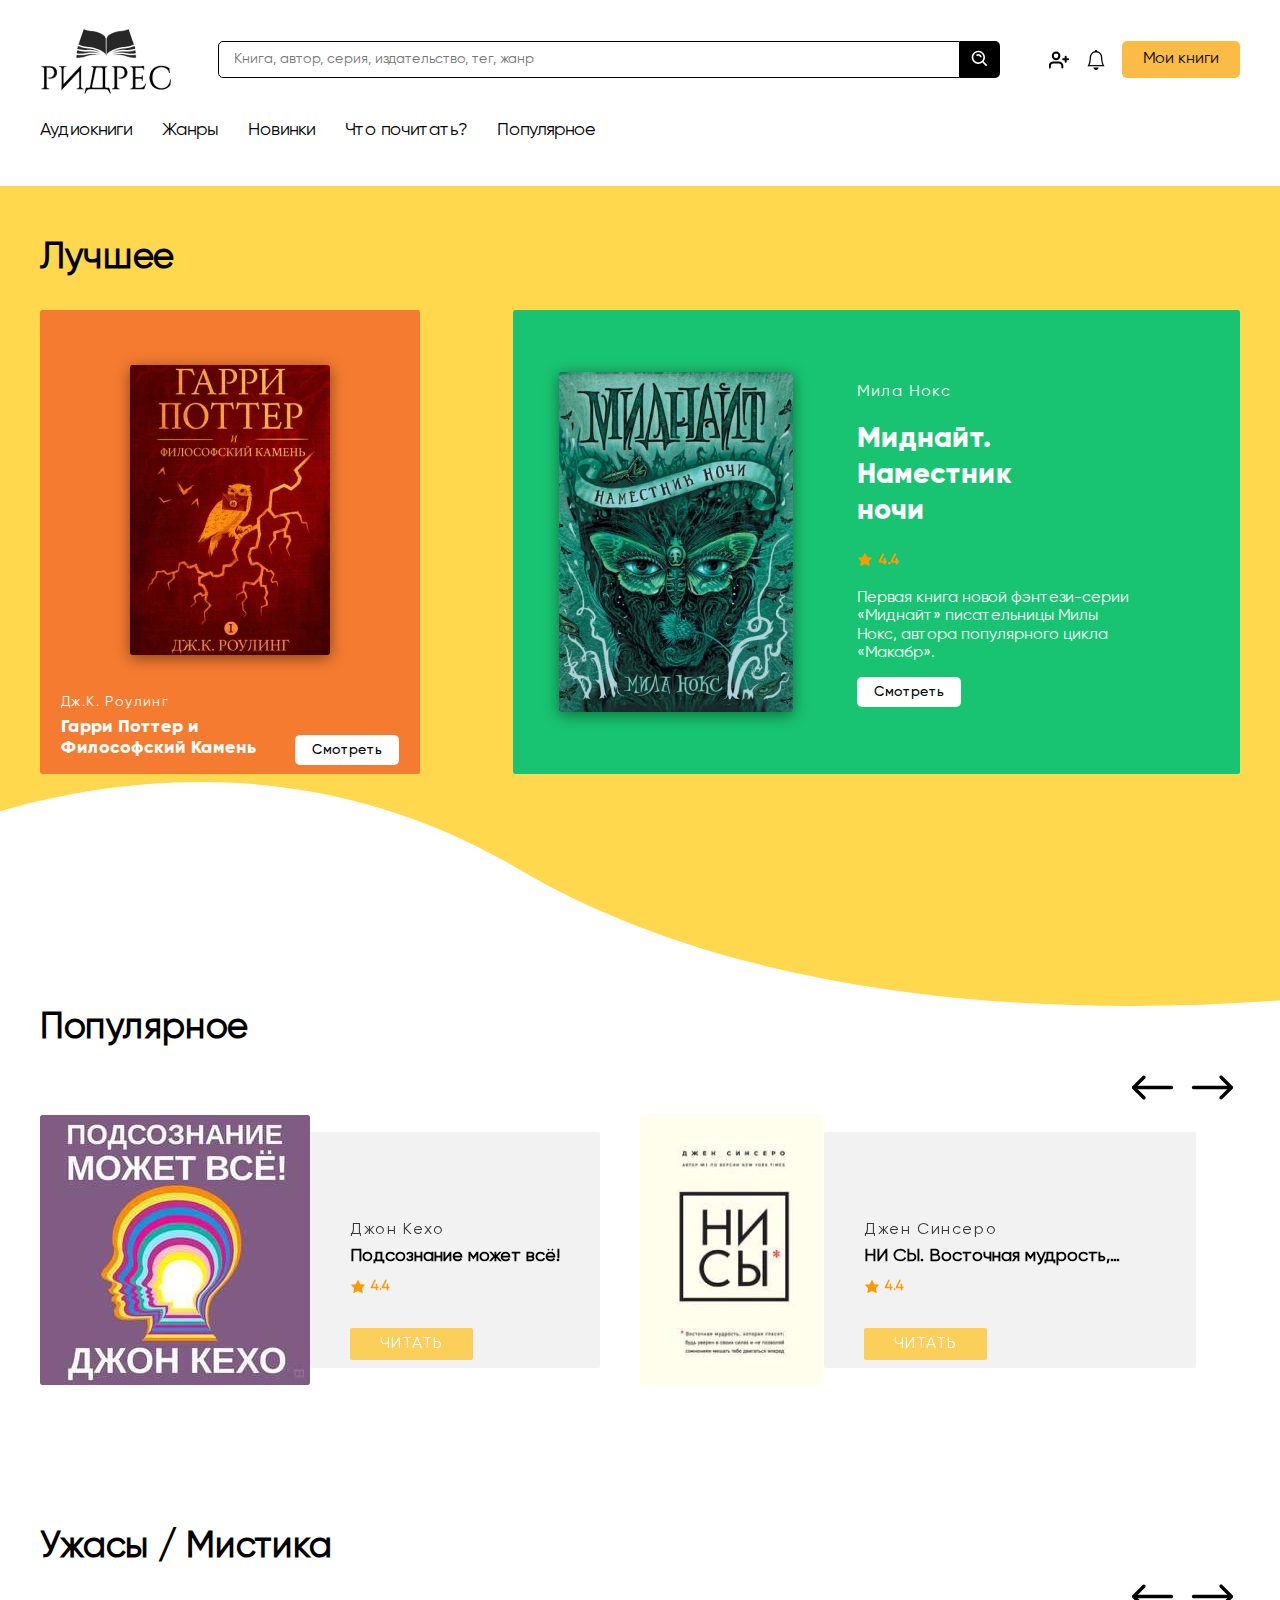
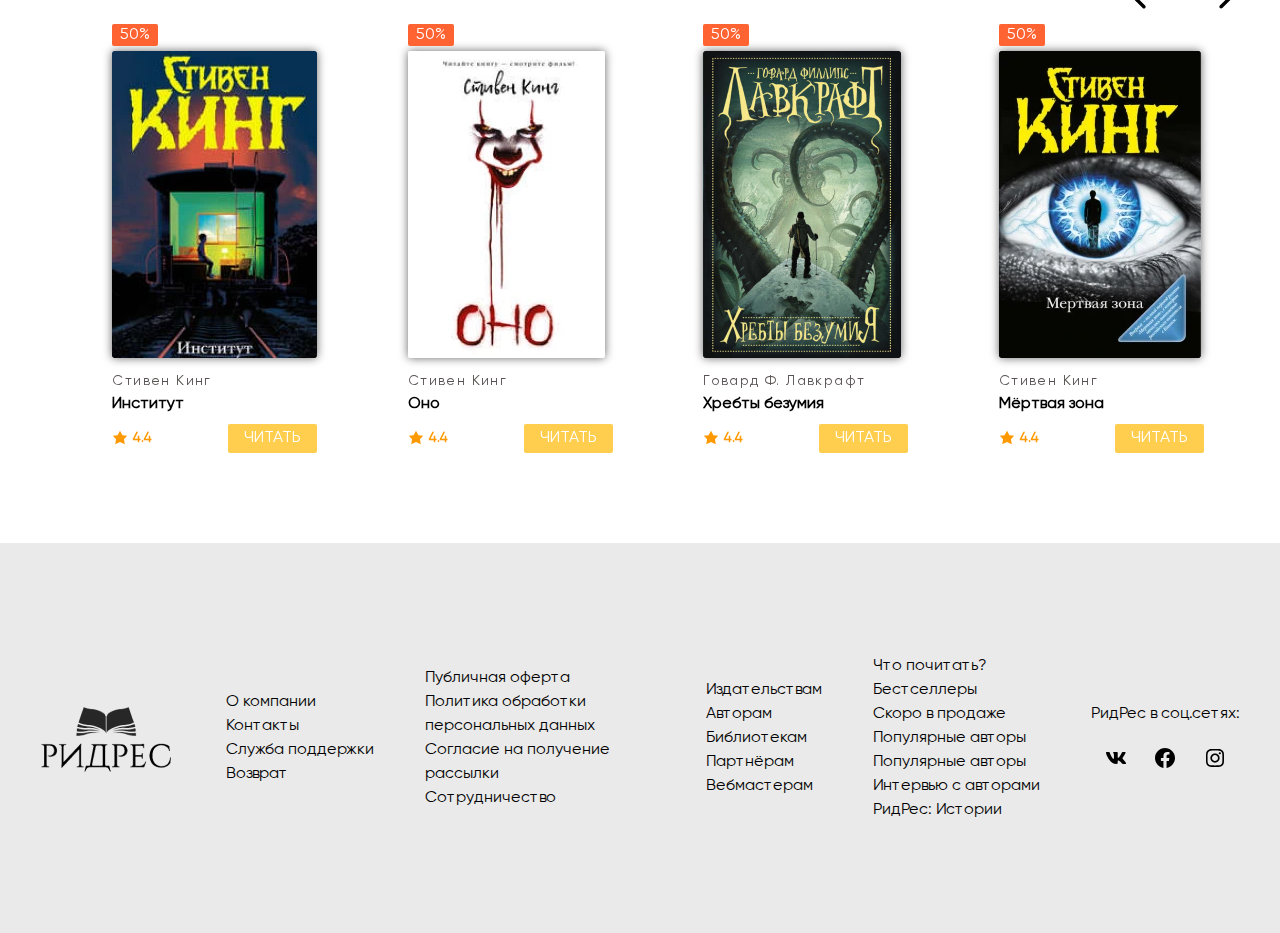
<file: index.html>
<!DOCTYPE html>
<html lang="ru">
<head>
    <meta charset="UTF-8">
    <meta name="viewport" content="width=device-width, initial-scale=1.0">
    <title>РидРес</title>
    <link rel="stylesheet" href="css/style.css">
</head>
<body>
    <header class="header">
        <div class="container">
            <div class="header__inner">
                <div class="logo">
                    <a href="index.html">
                        <img src="img/logo.png" srcset="img/logo@2x.png 2x, img/logo@3x.png 3x" width="135" height="69" alt="РидРес Книжный интернет магазин">
                    </a>
                </div>

                <form action="#" method="GET" class="header__form">
                    <input type="search" class="header__form-input" placeholder="Книга, автор, серия, издательство, тег, жанр">
                    <button class="header__form-btn" type="submit">
                        <img src="img/search.svg" width="20" height="20" alt="Search">
                    </button>
                </form>

                <div class="header__user">
                    <button class="header__user-auth">
                        <img src="img/user.svg" width="20" height="20" alt="Auth">
                    </button>
                    <button class="header__user-advice">
                        <img src="img/advice.svg" width="20" height="20" alt="advice">
                    </button>

                    <a href="#" class="header__user-books">
                        Мои книги
                    </a>
                </div>
            </div>
            <nav class="header-nav">
                <ul class="header-nav__list">
                    <li class="header-nav__item">
                        <a class="header__nav-link" href="audiobook.html">Аудиокниги</a>
                    </li>
                    <li class="header-nav__item">
                        <a class="header__nav-link" href="#">Жанры</a>
                    </li>
                    <li class="header-nav__item">
                        <a class="header__nav-link" href="newbook.html">Новинки</a>
                    </li>
                    <li class="header-nav__item">
                        <a class="header__nav-link" href="#">Что почитать?</a>
                    </li>
                    <li class="header-nav__item">
                        <a class="header__nav-link" href="index.html">Популярное</a>
                    </li>
                </ul>
                <button type="button" class="header-menu__burger">
                    <span class="header-menu__burger-item"></span>
                </button>
            </nav>

        </div>
    </header>

    <section class="best">
        <div class="container">
            <h1 class="title title--best">Лучшее</h1>

            <div class="best__inner">
                <div class="best__book-1">
                    <div class="best__book-img">
                        <a href="book.html">
                        <picture>
                            <source type="image/webp" srcset="img/book-hp.webp, img/book-hp@2x.webp 2x, img/book-hp@3x.webp 3x">
                            <img src="img/book-hp.png" class="book-img" srcset="img/book-hp@2x.png 2x, img/book-hp@3x.png 3x" alt="Гарри Поттер и философский камень">
                        </picture>
                        </a>
                    </div>

                    <div class="best__book-descr">
                        <div class="best__book-left">
                            <a href="#" class="best__book-author">Дж.К. Роулинг</a>
                            <a href="book.html" class="best__book-name">
                                Гарри Поттер  и Философский Камень
                            </a>
                        </div>
                        <div class="best__book-watch">
                            <a href="book.html" class="best__book-link">Смотреть</a>
                        </div>
                    </div>
                </div>

                <div class="best__book-2">
                    <div class="best__book-img-2">
                        <a href="book.html">
                        <picture>
                            <source type="image/webp" srcset="img/book-makabr.webp, img/book-makabr@2x.webp 2x, img/book-makabr@3x.webp 3x">
                            <img src="img/book-makabr.png" class="book-img" srcset="img/book-makabr@2x.png 2x, img/book-makabr@3x.png 3x" alt="Макабр. Игра в Сумерках">
                        </picture>
                        </a>
                    </div>
                    <div class="best__book-full">

                        <div class="book-full__header">
                           <a class="book-full__author" href="#">Мила Нокс</a> 

                            <a class="book-full__name" href="book.html">Миднайт. Наместник ночи</a>
                        </div>

                        <div class="book-full__info">
                            <div class="book-full__rating">
                            <img src="img/star.svg" width="16" height="15" alt="star">
                            <span class="rating-count">4.4</span>
                            </div>

                            <p class="book-full__descr">
                            Первая книга новой фэнтези-серии «Миднайт» 
                            писательницы Милы Нокс, автора популярного цикла «Макабр».
                            </p>
                        </div>

                        <div class="best__book-watch">
                            <a href="book.html" class="best__book-link">Смотреть</a>
                        </div>
                    </div>
                </div>
            </div>
        </div>
    </section>
    

    <section class="popular">
        <div class="container">
            <div class="title title--popular">
                Популярное
            </div>
            <div class="slider__arrow">
                <img src="img/arrow-left.svg" class="slider__arrow-left" width="55" height="55" alt="Left">
                <img src="img/arrow-right.svg" class="slider__arrow-right" width="55" height="55" alt="Left">
            </div>

            <div class="popular__slider">
                <div class="popular__slider-item">
                    <div class="popular__slider-img">
                        <a href="book.html">
                        <picture>
                            <source type="image/webp" srcset="img/book-john-keho.webp, img/book-john-keho@2x.webp 2x, img/book-john-keho@3x.webp 3x">
                            <img data-lazy="img/book-john-keho.png" class="popular__slider-img-photo" srcset="img/book-john-keho@2x.png 2x, img/book-john-keho@3x.png 3x" alt="Джон Кехо Подсознание может всё">
                        </picture>
                        </a>
                    </div>
                    <div class="popular__slider-descr">
                        <div class="popular__slider-descr-author">
                           <a href="#">Джон Кехо</a> 
                        </div>
                        <div class="popular__slider-descr-name">
                           <a class="popular__slider-descr-text" href="book.html">Подсознание может всё!</a> 
                        </div>
                        <div class="popular__slider-descr-rating">
                            <img src="img/star.svg" width="16" height="15" alt="star">
                            <span class="rating-count">4.4</span>
                        </div>
                        <div class="popular__slider-descr-btn">
                            <a href="book.html" class="popular__slider-btn-link">
                                Читать
                            </a>
                        </div>
                    </div>
                </div>
                <div class="popular__slider-item">
                    <div class="popular__slider-img">
                        <a href="book.html">
                            <picture>
                                <source type="image/webp" srcset="img/book-den-сinсero.webp, img/book-den-сinсero@2x.webp 2x, img/book-den-сinсero@3x.webp 3x">
                                <img data-lazy="img/book-den-сinсero.png" class="popular__slider-img-photo" srcset="img/book-den-сinсero@2x.png 2x, img/book-den-сinсero@3x.png 3x" alt="Джон Кехо Подсознание может всё">
                            </picture>
                        </a>
                    </div>
                    <div class="popular__slider-descr">
                        <div class="popular__slider-descr-author">
                           <a href="#">Джен Синсеро</a> 
                        </div>
                        <div class="popular__slider-descr-name">
                           <a class="popular__slider-descr-text" href="book.html">НИ СЫ. Восточная мудрость, которая гласит</a> 
                        </div>
                        <div class="popular__slider-descr-rating">
                            <img src="img/star.svg" width="16" height="15" alt="star">
                            <span class="rating-count">4.4</span>
                        </div>
                        <div class="popular__slider-descr-btn">
                            <a href="book.html" class="popular__slider-btn-link">
                                Читать
                            </a>
                        </div>
                    </div>
                </div>
                <div class="popular__slider-item">
                    <div class="popular__slider-img">
                        <a href="book.html">
                        <picture>
                        <source type="image/webp" srcset="img/book-john-keho.webp, img/book-john-keho@2x.webp 2x, img/book-john-keho@3x.webp 3x">
                            <img data-lazy="img/book-john-keho.png" class="popular__slider-img-photo" srcset="img/book-john-keho@2x.png 2x, img/book-john-keho@3x.png 3x" alt="Джон Кехо Подсознание может всё">
                        </picture>
                        </a>
                    </div>
                    <div class="popular__slider-descr">
                        <div class="popular__slider-descr-author">
                           <a href="#">Джон Кехо</a> 
                        </div>
                        <div class="popular__slider-descr-name">
                           <a class="popular__slider-descr-text" href="book.html">Подсознание может всё!</a> 
                        </div>
                        <div class="popular__slider-descr-rating">
                            <img src="img/star.svg" width="16" height="15" alt="star">
                            <span class="rating-count">4.4</span>
                        </div>
                        <div class="popular__slider-descr-btn">
                            <a href="book.html" class="popular__slider-btn-link">
                                Читать
                            </a>
                        </div>
                    </div>
                </div>
                <div class="popular__slider-item">
                    <div class="popular__slider-img">
                        <a href="book.html">
                        <picture>
                            <source type="image/webp" srcset="img/book-den-сinсero.webp, img/book-den-сinсero@2x.webp 2x, img/book-den-сinсero@3x.webp 3x">
                            <img data-lazy="img/book-den-сinсero.png" class="popular__slider-img-photo" srcset="img/book-den-сinсero@2x.png 2x, img/book-den-сinсero@3x.png 3x" alt="Джон Кехо Подсознание может всё">
                        </picture>
                        </a>
                    </div>
                    <div class="popular__slider-descr">
                        <div class="popular__slider-descr-author">
                           <a href="#">Джен Синсеро</a> 
                        </div>
                        <div class="popular__slider-descr-name">
                           <a class="popular__slider-descr-text" href="book.html">НИ СЫ. Восточная мудрость, которая гласит</a> 
                        </div>
                        <div class="popular__slider-descr-rating">
                            <img src="img/star.svg" width="16" height="15" alt="star">
                            <span class="rating-count">4.4</span>
                        </div>
                        <div class="popular__slider-descr-btn">
                            <a href="book.html" class="popular__slider-btn-link">
                                Читать
                            </a>
                        </div>
                    </div>
                </div>
                <div class="popular__slider-item">
                    <div class="popular__slider-img">
                        <a href="book.html">
                        <picture>
                        <source type="image/webp" srcset="img/book-john-keho.webp, img/book-john-keho@2x.webp 2x, img/book-john-keho@3x.webp 3x">
                            <img data-lazy="img/book-john-keho.png" class="popular__slider-img-photo" srcset="img/book-john-keho@2x.png 2x, img/book-john-keho@3x.png 3x" alt="Джон Кехо Подсознание может всё">
                        </picture>
                        </a>
                    </div>
                    <div class="popular__slider-descr">
                        <div class="popular__slider-descr-author">
                           <a href="#">Джон Кехо</a> 
                        </div>
                        <div class="popular__slider-descr-name">
                           <a class="popular__slider-descr-text" href="book.html">Подсознание может всё!</a> 
                        </div>
                        <div class="popular__slider-descr-rating">
                            <img src="img/star.svg" width="16" height="15" alt="star">
                            <span class="rating-count">4.4</span>
                        </div>
                        <div class="popular__slider-descr-btn">
                            <a href="book.html" class="popular__slider-btn-link">
                                Читать
                            </a>
                        </div>
                    </div>
                </div>
                <div class="popular__slider-item">
                    <div class="popular__slider-img">
                        <a href="book.html">
                        <picture>
                        <source type="image/webp" srcset="img/book-den-сinсero.webp, img/book-den-сinсero@2x.webp 2x, img/book-den-сinсero@3x.webp 3x">
                        <img data-lazy="img/book-den-сinсero.png" class="popular__slider-img-photo" srcset="img/book-den-сinсero@2x.png 2x, img/book-den-сinсero@3x.png 3x" alt="Джон Кехо Подсознание может всё">
                    </picture>
                    </a>
                    </div>
                    <div class="popular__slider-descr">
                        <div class="popular__slider-descr-author">
                           <a href="#">Джен Синсеро</a> 
                        </div>
                        <div class="popular__slider-descr-name">
                           <a class="popular__slider-descr-text" href="book.html">НИ СЫ. Восточная мудрость, которая гласит</a> 
                        </div>
                        <div class="popular__slider-descr-rating">
                            <img src="img/star.svg" width="16" height="15" alt="star">
                            <span class="rating-count">4.4</span>
                        </div>
                        <div class="popular__slider-descr-btn">
                            <a href="book.html" class="popular__slider-btn-link">
                                Читать
                            </a>
                        </div>
                    </div>
                </div>
                <div class="popular__slider-item">
                    <div class="popular__slider-img">
                        <a href="book.html">
                        <picture>
                        <source type="image/webp" srcset="img/book-john-keho.webp, img/book-john-keho@2x.webp 2x, img/book-john-keho@3x.webp 3x">
                            <img data-lazy="img/book-john-keho.png" class="popular__slider-img-photo" srcset="img/book-john-keho@2x.png 2x, img/book-john-keho@3x.png 3x" alt="Джон Кехо Подсознание может всё">
                        </picture>
                        </a>
                    </div>
                    <div class="popular__slider-descr">
                        <div class="popular__slider-descr-author">
                           <a href="#">Джон Кехо</a> 
                        </div>
                        <div class="popular__slider-descr-name">
                           <a class="popular__slider-descr-text" href="book.html">Подсознание может всё!</a> 
                        </div>
                        <div class="popular__slider-descr-rating">
                            <img src="img/star.svg" width="16" height="15" alt="star">
                            <span class="rating-count">4.4</span>
                        </div>
                        <div class="popular__slider-descr-btn">
                            <a href="book.html" class="popular__slider-btn-link">
                                Читать
                            </a>
                        </div>
                    </div>
                </div>
                <div class="popular__slider-item">
                    <div class="popular__slider-img">
                        <a href="book.html">
                        <picture>
                        <source type="image/webp" srcset="img/book-den-сinсero.webp, img/book-den-сinсero@2x.webp 2x, img/book-den-сinсero@3x.webp 3x">
                        <img data-lazy="img/book-den-сinсero.png" class="popular__slider-img-photo" srcset="img/book-den-сinсero@2x.png 2x, img/book-den-сinсero@3x.png 3x" alt="Джон Кехо Подсознание может всё">
                    </picture>
                    </a>
                    </div>
                    <div class="popular__slider-descr">
                        <div class="popular__slider-descr-author">
                           <a href="#">Джен Синсеро</a> 
                        </div>
                        <div class="popular__slider-descr-name">
                           <a class="popular__slider-descr-text" href="book.html">НИ СЫ. Восточная мудрость, которая гласит</a> 
                        </div>
                        <div class="popular__slider-descr-rating">
                            <img src="img/star.svg" width="16" height="15" alt="star">
                            <span class="rating-count">4.4</span>
                        </div>
                        <div class="popular__slider-descr-btn">
                            <a href="book.html" class="popular__slider-btn-link">
                                Читать
                            </a>
                        </div>
                    </div>
                </div>
                
                </div>
            </div>
        </div>
    </section>

    <section class="horror">
        <div class="container">
            <div class="title title--horror">
                Ужасы / Мистика
            </div>
            <div class="slider__arrow">
                <img src="img/arrow-left.svg" class="slider_arrow-left horror__arrow-left" width="55" height="55" alt="Left">
                <img src="img/arrow-right.svg" class="slider_arrow-right horror__arrow-right" width="55" height="55" alt="Left">
            </div>

            <div class="horror__slider">
                <div class="horror__slider-item">
                    <div class="horror-item__sale">
                        <span class="horror-item__sale-text">50%</span>
                    </div>
                    <div class="horror-item__book">
                        <a href="book.html">
                        <picture>
                        <source type="image/webp" srcset="img/book-univer.webp, img/book-univer@2x.webp, img/book-univer@3x.webp 3x">
                        <img data-lazy="img/book-univer.png" class="horror-item__book-img" srcset="img/book-univer@2x.png 2x, img/book-univer@3x.png 3x"  alt="Стивен Кинг Институт">
                    </a>
                        
                        </picture>
                    </div>
                    <div class="horror-item__author">
                       <a href="#">Стивен Кинг</a> 
                    </div>
                    <a href="book.html" class="horror-item__name">
                        Институт
                    </a>
                    <div class="horror-item__footer">
                        <div class="horror-item__rating">
                            <img src="img/star.svg" width="16" height="15" alt="star">
                            <span class="rating-count">4.4</span>
                        </div>
                        <div class="horror-item__btn">
                            <a href="book.html" class="horror-item__link">
                                Читать
                            </a>
                        </div>
                    </div>
                </div>
                <div class="horror__slider-item">
                    <div class="horror-item__sale">
                        <span class="horror-item__sale-text">50%</span>
                    </div>
                    <div class="horror-item__book">
                        <a href="book.html">
                        <picture>
                        <source type="image/webp" srcset="img/book-it.webp, img/book-it@2x.webp, img/book-it@3x.webp 3x">
                        <img data-lazy="img/book-it.png" class="horror-item__book-img" srcset="img/book-it@2x.png 2x, img/book-it@3x.png 3x"  alt="Стивен Кинг Институт">
                        </a>
                    </div>
                    </picture>
                    <div class="horror-item__author">
                       <a href="#">Стивен Кинг</a> 
                    </div>
                    <a href="book.html" class="horror-item__name">
                        Оно
                    </a>
                    <div class="horror-item__footer">
                        <div class="horror-item__rating">
                            <img src="img/star.svg" width="16" height="15" alt="star">
                            <span class="rating-count">4.4</span>
                        </div>
                        <div class="horror-item__btn">
                            <a href="book.html" class="horror-item__link">
                                Читать
                            </a>
                        </div>
                    </div>
                </div>
                <div class="horror__slider-item">
                    <div class="horror-item__sale">
                        <span class="horror-item__sale-text">50%</span>
                    </div>
                    <div class="horror-item__book">
                        <picture>
                            <source type="image/webp" srcset="img/book-madness.webp, img/book-madness@2x.webp, img/book-madness@3x.webp 3x">
                            <a href="book.html">
                            <img data-lazy="img/book-madness.png" class="horror-item__book-img" srcset="img/book-madness@2x.png 2x, img/book-madness@3x.png 3x"  alt="Стивен Кинг Институт">
                            </a>
                        </picture>
                    </div>
                    <div class="horror-item__author">
                       <a href="#">Говард Ф. Лавкрафт</a> 
                    </div>
                    <a href="book.html" class="horror-item__name">
                        Хребты безумия
                    </a>
                    <div class="horror-item__footer">
                        <div class="horror-item__rating">
                            <img src="img/star.svg" width="16" height="15" alt="star">
                            <span class="rating-count">4.4</span>
                        </div>
                        <div class="horror-item__btn">
                            <a href="book.html" class="horror-item__link">
                                Читать
                            </a>
                        </div>
                    </div>
                </div>
                <div class="horror__slider-item">
                    <div class="horror-item__sale">
                        <span class="horror-item__sale-text">50%</span>
                    </div>
                    <div class="horror-item__book">
                        <a href="book.html">
                        <picture>
                        <source type="image/webp" srcset="img/book-dead-zone.webp, img/book-dead-zone@2x.webp, img/book-dead-zone@3x.webp 3x">
                        <img data-lazy="img/book-dead-zone.png" class="horror-item__book-img" srcset="img/book-dead-zone@2x.png 2x, img/book-dead-zone@3x.png 3x"  alt="Стивен Кинг Институт">
                    </picture>
                    </a>
                    </div>
                    <div class="horror-item__author">
                       <a href="#">Стивен Кинг</a> 
                    </div>
                    <a href="book.html" class="horror-item__name">
                        Мёртвая зона
                    </a>
                    <div class="horror-item__footer">
                        <div class="horror-item__rating">
                            <img src="img/star.svg" width="16" height="15" alt="star">
                            <span class="rating-count">4.4</span>
                        </div>
                        <div class="horror-item__btn">
                            <a href="book.html" class="horror-item__link">
                                Читать
                            </a>
                        </div>
                    </div>
                </div>
                <div class="horror__slider-item">
                    <div class="horror-item__sale">
                        <span class="horror-item__sale-text">50%</span>
                    </div>
                    <div class="horror-item__book">
                        <a href="book.html">
                        <picture>
                        <source type="image/webp" srcset="img/book-univer.webp, img/book-univer@2x.webp, img/book-univer@3x.webp 3x">
                        <img data-lazy="img/book-univer.png" class="horror-item__book-img" srcset="img/book-univer@2x.png 2x, img/book-univer@3x.png 3x"  alt="Стивен Кинг Институт">
                    </picture>
                    </a>
                    </div>
                    <div class="horror-item__author">
                       <a href="#">Стивен Кинг</a> 
                    </div>
                    <a href="book.html" class="horror-item__name">
                        Институт
                    </a>
                    <div class="horror-item__footer">
                        <div class="horror-item__rating">
                            <img src="img/star.svg" width="16" height="15" alt="star">
                            <span class="rating-count">4.4</span>
                        </div>
                        <div class="horror-item__btn">
                            <a href="book.html" class="horror-item__link">
                                Читать
                            </a>
                        </div>
                    </div>
                </div>
                <div class="horror__slider-item">
                    <div class="horror-item__sale">
                        <span class="horror-item__sale-text">50%</span>
                    </div>
                    <div class="horror-item__book">
                        <a href="book.html">
                        <picture>
                        <source type="image/webp" srcset="img/book-it.webp, img/book-it@2x.webp, img/book-it@3x.webp 3x">
                        <img data-lazy="img/book-it.png" class="horror-item__book-img" srcset="img/book-it@2x.png 2x, img/book-it@3x.png 3x"  alt="Стивен Кинг Институт">
                        </a>
                    </div>
                    </picture>
                    <div class="horror-item__author">
                       <a href="#">Стивен Кинг</a> 
                    </div>
                    <a href="book.html" class="horror-item__name">
                        Оно
                    </a>
                    <div class="horror-item__footer">
                        <div class="horror-item__rating">
                            <img src="img/star.svg" width="16" height="15" alt="star">
                            <span class="rating-count">4.4</span>
                        </div>
                        <div class="horror-item__btn">
                            <a href="book.html" class="horror-item__link">
                                Читать
                            </a>
                        </div>
                    </div>
                </div>
                <div class="horror__slider-item">
                    <div class="horror-item__sale">
                        <span class="horror-item__sale-text">50%</span>
                    </div>
                    <div class="horror-item__book">
                        <a href="book.html">
                        <picture>
                        <source type="image/webp" srcset="img/book-madness.webp, img/book-madness@2x.webp, img/book-madness@3x.webp 3x">
                        <img data-lazy="img/book-madness.png" class="horror-item__book-img" srcset="img/book-madness@2x.png 2x, img/book-madness@3x.png 3x"  alt="Стивен Кинг Институт">
                    </picture>
                    </a>
                    </div>
                    <div class="horror-item__author">
                       <a href="#">Говард Ф. Лавкрафт</a> 
                    </div>
                    <a href="book.html" class="horror-item__name">
                        Хребты безумия
                    </a>
                    <div class="horror-item__footer">
                        <div class="horror-item__rating">
                            <img src="img/star.svg" width="16" height="15" alt="star">
                            <span class="rating-count">4.4</span>
                        </div>
                        <div class="horror-item__btn">
                            <a href="book.html" class="horror-item__link">
                                Читать
                            </a>
                        </div>
                    </div>
                </div>
                <div class="horror__slider-item">
                    <div class="horror-item__sale">
                        <span class="horror-item__sale-text">50%</span>
                    </div>
                    <div class="horror-item__book">
                        <a href="book.html">
                        <picture>
                        <source type="image/webp" srcset="img/book-dead-zone.webp, img/book-dead-zone@2x.webp, img/book-dead-zone@3x.webp 3x">
                        <img data-lazy="img/book-dead-zone.png" class="horror-item__book-img" srcset="img/book-dead-zone@2x.png 2x, img/book-dead-zone@3x.png 3x"  alt="Стивен Кинг Институт">
                    </picture>
                    </a>
                    </div>
                    <div class="horror-item__author">
                       <a href="#">Стивен Кинг</a> 
                    </div>
                    <a href="book.html" class="horror-item__name">
                        Мёртвая зона
                    </a>
                    <div class="horror-item__footer">
                        <div class="horror-item__rating">
                            <img src="img/star.svg" width="16" height="15" alt="star">
                            <span class="rating-count">4.4</span>
                        </div>
                        <div class="horror-item__btn">
                            <a href="book.html" class="horror-item__link">
                                Читать
                            </a>
                        </div>
                    </div>
                </div>
                
          
            </div>
        </div>
    </section>


 <footer class="footer">
        <div class="container">
            <div class="footer__inner">
                <div class="logo logo--footer">
                    <a href="index.html">
                        <img src="img/logo.png" srcset="img/logo@2x.png 2x, img/logo@3x.png 3x" width="135" height="69" alt="РидРес Книжный интернет магазин">
                    </a>
                </div>
                <div class="footer__col footer__col-about">
                    <a href="#" class="footer__col-link">О компании </a>       
                    <a href="#" class="footer__col-link">Контакты</a>
                    <a href="#" class="footer__col-link">Служба поддержки</a>
                    <a href="#" class="footer__col-link">Возврат</a>
                </div>
                <div class="footer__col footer__col-cooperation">
                    <a href="#" class="footer__col-link">Публичная оферта</a>       
                    <a href="#" class="footer__col-link">Политика обработки персональных данных</a>
                    <a href="#" class="footer__col-link">Согласие на получение рассылки</a>
                    <a href="#" class="footer__col-link">Сотрудничество</a>
                </div>
                <div class="footer__col footer__col-info">
                    <a href="#" class="footer__col-link">Издательствам</a>       
                    <a href="#" class="footer__col-link">Авторам</a>
                    <a href="#" class="footer__col-link">Библиотекам</a>
                    <a href="#" class="footer__col-link">Партнёрам</a>
                    <a href="#" class="footer__col-link">Вебмастерам</a>
                </div>
                <div class="footer__col footer__col-book">
                    <a href="newbook.html" class="footer__col-link">Что почитать?</a>       
                    <a href="#" class="footer__col-link">Бестселлеры</a>
                    <a href="#" class="footer__col-link">Скоро в продаже</a>
                    <a href="#" class="footer__col-link">Популярные авторы</a>
                    <a href="#" class="footer__col-link">Популярные авторы</a>
                    <a href="#" class="footer__col-link">Интервью с авторами</a>
                    <a href="#" class="footer__col-link">РидРес: Истории</a>
                </div>
                <div class="footer__col footer__col-social">
                    <span>РидРес в соц.сетях:</span>
                    <div class="footer__col-icon">
                        <a target="_blank" href="https://vk.com/ohwwoow">
                            <img src="img/vk.svg" width="24" height="24" alt="vk">
                        </a>
                        <a target="_blank" href="#">
                            <img src="img/facebook.svg" width="24" height="24" alt="facebook">
                        </a>
                        <a target="_blank" href="https://www.instagram.com/ohwwoow/">
                            <img src="img/instagram.svg" width="24" height="24" alt="instagram">
                        </a>
                    </div>
                </div>
            </div>
        </div>
    </footer>
    <script src="https://ajax.googleapis.com/ajax/libs/jquery/3.4.1/jquery.min.js"></script>
    <script src="js/libs.min.js"></script>
    <script src="js/main.js"></script>
</body>
</html>
</file>
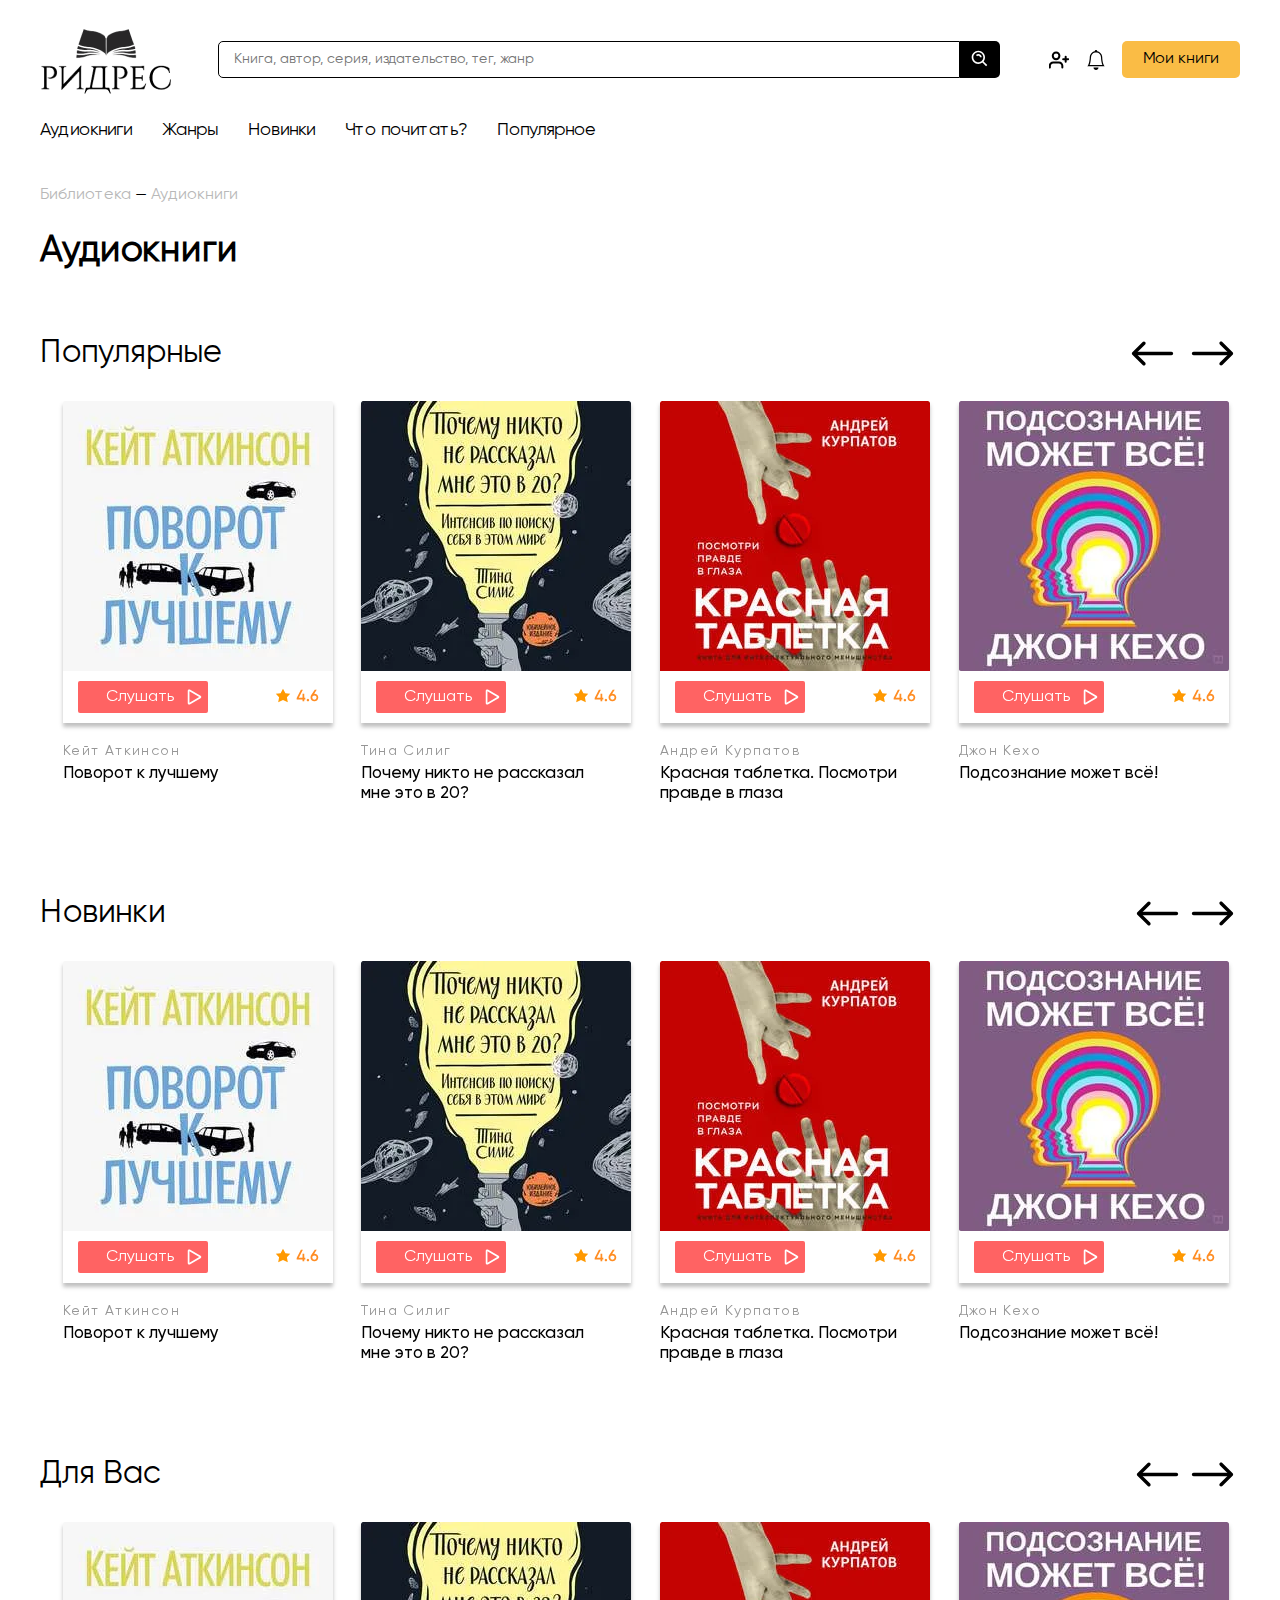
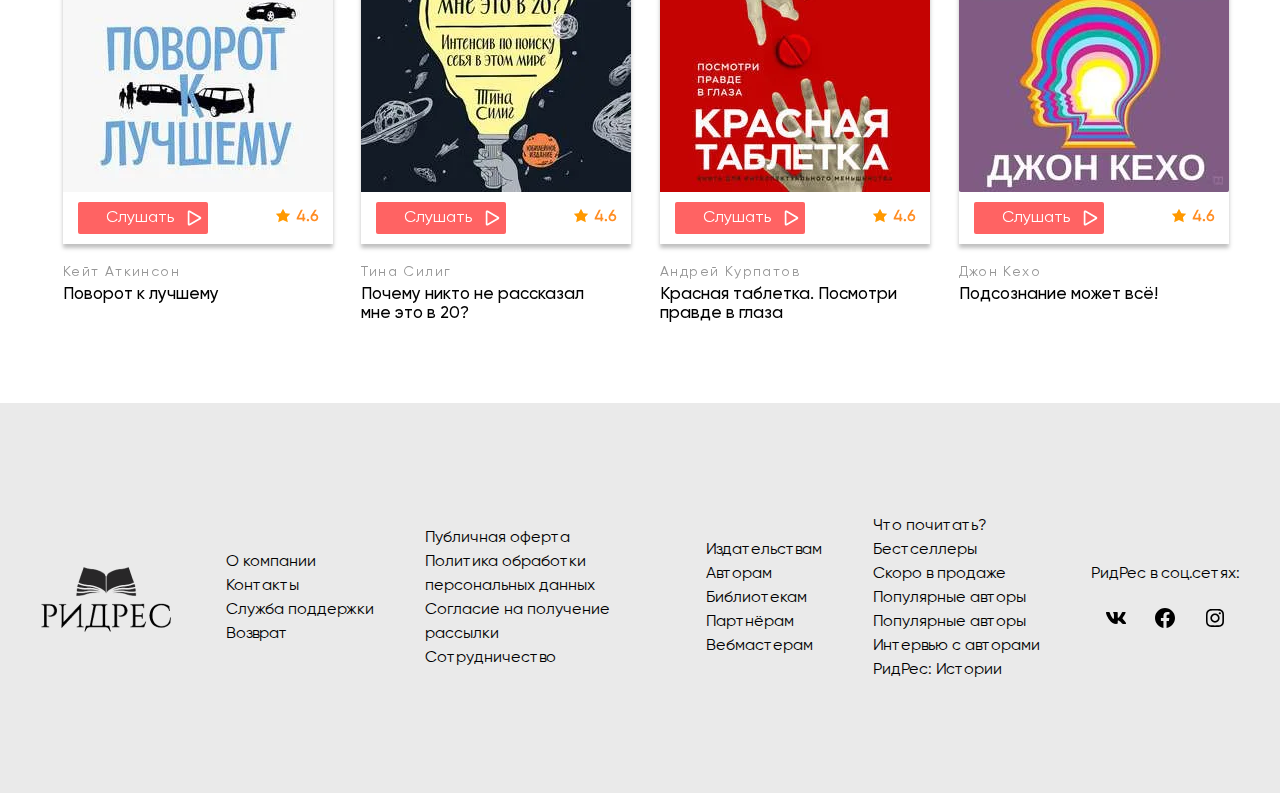
<file: audiobook.html>
<!DOCTYPE html>
<html lang="en">
<head>
    <meta charset="UTF-8">
    <meta name="viewport" content="width=device-width, initial-scale=1.0">
    <title>Аудиокниги</title>
    <link rel="stylesheet" href="css/style.css">
</head>
<body>
    <header class="header">
        <div class="container">
            <div class="header__inner">
                <div class="logo">
                    <a href="index.html">
                        <img src="img/logo.png" srcset="img/logo@2x.png 2x, img/logo@3x.png 3x" width="135" height="69" alt="РидРес Книжный интернет магазин">
                    </a>
                </div>

                <form action="#" method="GET" class="header__form">
                    <input type="search" class="header__form-input" placeholder="Книга, автор, серия, издательство, тег, жанр">
                    <button class="header__form-btn" type="submit">
                        <img src="img/search.svg" width="20" height="20" alt="Search">
                    </button>
                </form>

                <div class="header__user">
                    <button class="header__user-auth">
                        <img src="img/user.svg" width="20" height="20" alt="Auth">
                    </button>
                    <button class="header__user-advice">
                        <img src="img/advice.svg" width="20" height="20" alt="advice">
                    </button>

                    <a href="#" class="header__user-books">
                        Мои книги
                    </a>
                </div>
            </div>
            <nav class="header-nav">
                <ul class="header-nav__list">
                    <li class="header-nav__item">
                        <a class="header__nav-link" href="audiobook.html">Аудиокниги</a>
                    </li>
                    <li class="header-nav__item">
                        <a class="header__nav-link" href="#">Жанры</a>
                    </li>
                    <li class="header-nav__item">
                        <a class="header__nav-link" href="newbook.html">Новинки</a>
                    </li>
                    <li class="header-nav__item">
                        <a class="header__nav-link" href="#">Что почитать?</a>
                    </li>
                    <li class="header-nav__item">
                        <a class="header__nav-link" href="index.html">Популярное</a>
                    </li>
                </ul>
                <button type="button" class="header-menu__burger">
                    <span class="header-menu__burger-item"></span>
                </button>
            </nav>
        </div>
    </header>


    <div class="way">
        <div class="container"> 
            <a href="#" class="way__library">
            Библиотека
            </a>
            <span class="divider"> — </span>
            <a href="#" class="way__newbooks">
                Аудиокниги
            </a>
        </div>    
    </div>

    <section class="audiobook">
        <div class="container">
                <h1 class="title title--audiobook">Аудиокниги</h1>
          <div class="audiobook__popular">
            <div class="audiobook__header">
                <div class="audiobook__popular-title">
                    Популярные
                </div>
                <div class="audiobook__header-arrow">
                    <img src="img/arrow-left.svg" class="audiobook__popular-arrow-prev" width="55" height="55" alt="">
                    <img src="img/arrow-right.svg" class="audiobook__popular-arrow-right" width="55" height="55" alt="">
                </div>
            </div>
                <div class="audiobook__popular-slider">
                    <div class="audiobook__popular-item">
                        <div class="audiobook__popular-item-inner">
                            <a href="book.html">
                                <picture>
                                    <source type="image/webp" srcset="img/audiobook-kayt-atkinson.webp, img/audiobook-kayt-atkinson@2x.webp 2x, img/audiobook-kayt-atkinson@3x.webp 3x">
                                    <img src="img/audiobook-kayt-atkinson.jpg" class="audiobook-img" srcset="img/audiobook-kayt-atkinson@2x.jpg 2x, img/audiobook-kayt-atkinson@3x.jpg 3x" alt=""> 
                                </picture>
                            </a> 
                            <div class="audiobook__popular-item-action">
                                <button class="audiobook__popular-item-btn">Слушать</button>
                                <div class="audiobook__popular-rating">
                                    <img src="img/star.svg" width="16" height="15" alt="">
                                    <span class="audiobook__popular-count">
                                        4.6
                                    </span>
                                </div>
                            </div>
                        </div>
                        <div class="audiobook__popular-item-info">
                           <a href="#" class="audiobook__popular-item-author">Кейт Аткинсон</a> 
                           <a href="#" class="audiobook__popular-item-name">Поворот к лучшему</a> 
                        </div>
                    </div>
                    <div class="audiobook__popular-item">
                        <div class="audiobook__popular-item-inner">
                            <a href="book.html">
                                <picture>
                                    <source type="image/webp" srcset="img/audiobook-tina-silig.webp, img/audiobook-tina-silig@2x.webp 2x, img/audiobook-tina-silig@3x.webp 3x">
                                    <img src="img/audiobook-tina-silig.jpg" class="audiobook-img" srcset="img/audiobook-tina-silig@2x.jpg 2x, img/audiobook-tina-silign@3x.jpg 3x" alt=""> 
                                </picture>
                            </a> 
                            <div class="audiobook__popular-item-action">
                                <button class="audiobook__popular-item-btn">Слушать</button>
                                <div class="audiobook__popular-rating">
                                    <img src="img/star.svg" width="16" height="15" alt="">
                                    <span class="audiobook__popular-count">
                                        4.6
                                    </span>
                                </div>
                            </div>
                        </div>
                        <div class="audiobook__popular-item-info">
                           <a href="#" class="audiobook__popular-item-author">Тина Силиг</a> 
                           <a href="#" class="audiobook__popular-item-name">Почему никто не рассказал мне это в 20?</a> 
                        </div>
                    </div>
                    <div class="audiobook__popular-item">
                        <div class="audiobook__popular-item-inner">
                            <a href="book.html">
                                <picture>
                                    <source type="image/webp" srcset="img/audiobook-andrey-kurpatov.webp, img/audiobook-andrey-kurpatov@2x.webp 2x, img/audiobook-andrey-kurpatov@3x.webp 3x">
                                    <img src="img/audiobook-andrey-kurpatov.jpg" class="audiobook-img" srcset="img/audiobook-andrey-kurpatov@2x.jpg 2x, img/audiobook-andrey-kurpatov@3x.jpg 3x" alt=""> 
                                </picture>
                            </a> 
                            <div class="audiobook__popular-item-action">
                                <button class="audiobook__popular-item-btn">Слушать</button>
                                <div class="audiobook__popular-rating">
                                    <img src="img/star.svg" width="16" height="15" alt="">
                                    <span class="audiobook__popular-count">
                                        4.6
                                    </span>
                                </div>
                            </div>
                        </div>
                        <div class="audiobook__popular-item-info">
                           <a href="#" class="audiobook__popular-item-author">Андрей Курпатов</a> 
                           <a href="#" class="audiobook__popular-item-name">Красная таблетка. Посмотри правде в глаза</a> 
                        </div>
                    </div>
                    <div class="audiobook__popular-item">
                        <div class="audiobook__popular-item-inner">
                            <a href="book.html">
                                <picture>
                                    <source type="image/webp" srcset="img/book-john-keho.webp, img/book-john-keho@2x.webp 2x, img/book-john-keho@3x.webp 3x">
                                    <img src="img/book-john-keho.png" class="audiobook-img" srcset="img/book-john-keho@2x.png 2x, img/book-john-keho@3x.png 3x" alt=""> 
                                </picture>
                            </a> 
                            <div class="audiobook__popular-item-action">
                                <button class="audiobook__popular-item-btn">Слушать</button>
                                <div class="audiobook__popular-rating">
                                    <img src="img/star.svg" width="16" height="15" alt="">
                                    <span class="audiobook__popular-count">
                                        4.6
                                    </span>
                                </div>
                            </div>
                        </div>
                        <div class="audiobook__popular-item-info">
                           <a href="#" class="audiobook__popular-item-author">Джон Кехо</a> 
                           <a href="#" class="audiobook__popular-item-name">Подсознание может всё!</a> 
                        </div>
                    </div>
                    <div class="audiobook__popular-item">
                        <div class="audiobook__popular-item-inner">
                            <a href="book.html">
                                <picture>
                                    <source type="image/webp" srcset="img/audiobook-kayt-atkinson.webp, img/audiobook-kayt-atkinson@2x.webp 2x, img/audiobook-kayt-atkinson@3x.webp 3x">
                                    <img src="img/audiobook-kayt-atkinson.jpg" class="audiobook-img" srcset="img/audiobook-kayt-atkinson@2x.jpg 2x, img/audiobook-kayt-atkinson@3x.jpg 3x" alt=""> 
                                </picture>
                            </a> 
                            <div class="audiobook__popular-item-action">
                                <button class="audiobook__popular-item-btn">Слушать</button>
                                <div class="audiobook__popular-rating">
                                    <img src="img/star.svg" width="16" height="15" alt="">
                                    <span class="audiobook__popular-count">
                                        4.6
                                    </span>
                                </div>
                            </div>
                        </div>
                        <div class="audiobook__popular-item-info">
                           <a href="#" class="audiobook__popular-item-author">Кейт Аткинсон</a> 
                           <a href="#" class="audiobook__popular-item-name">Поворот к лучшему</a> 
                        </div>
                    </div>
                    <div class="audiobook__popular-item">
                        <div class="audiobook__popular-item-inner">
                            <a href="book.html">
                                <picture>
                                    <source type="image/webp" srcset="img/audiobook-tina-silig.webp, img/audiobook-tina-silig@2x.webp 2x, img/audiobook-tina-silig@3x.webp 3x">
                                    <img src="img/audiobook-tina-silig.jpg" class="audiobook-img" srcset="img/audiobook-tina-silig@2x.jpg 2x, img/audiobook-tina-silign@3x.jpg 3x" alt=""> 
                                </picture>
                            </a> 
                            <div class="audiobook__popular-item-action">
                                <button class="audiobook__popular-item-btn">Слушать</button>
                                <div class="audiobook__popular-rating">
                                    <img src="img/star.svg" width="16" height="15" alt="">
                                    <span class="audiobook__popular-count">
                                        4.6
                                    </span>
                                </div>
                            </div>
                        </div>
                        <div class="audiobook__popular-item-info">
                           <a href="#" class="audiobook__popular-item-author">Тина Силиг</a> 
                           <a href="#" class="audiobook__popular-item-name">Почему никто не рассказал мне это в 20?</a> 
                        </div>
                    </div>
                    <div class="audiobook__popular-item">
                        <div class="audiobook__popular-item-inner">
                            <a href="book.html">
                                <picture>
                                    <source type="image/webp" srcset="img/audiobook-andrey-kurpatov.webp, img/audiobook-andrey-kurpatov@2x.webp 2x, img/audiobook-andrey-kurpatov@3x.webp 3x">
                                    <img src="img/audiobook-andrey-kurpatov.jpg" class="audiobook-img" srcset="img/audiobook-andrey-kurpatov@2x.jpg 2x, img/audiobook-andrey-kurpatov@3x.jpg 3x" alt=""> 
                                </picture>
                            </a> 
                            <div class="audiobook__popular-item-action">
                                <button class="audiobook__popular-item-btn">Слушать</button>
                                <div class="audiobook__popular-rating">
                                    <img src="img/star.svg" width="16" height="15" alt="">
                                    <span class="audiobook__popular-count">
                                        4.6
                                    </span>
                                </div>
                            </div>
                        </div>
                        <div class="audiobook__popular-item-info">
                           <a href="#" class="audiobook__popular-item-author">Андрей Курпатов</a> 
                           <a href="#" class="audiobook__popular-item-name">Красная таблетка. Посмотри правде в глаза</a> 
                        </div>
                    </div>
                    <div class="audiobook__popular-item">
                        <div class="audiobook__popular-item-inner">
                            <a href="book.html">
                                <picture>
                                    <source type="image/webp" srcset="img/book-john-keho.webp, img/book-john-keho@2x.webp 2x, img/book-john-keho@3x.webp 3x">
                                    <img src="img/book-john-keho.png" class="audiobook-img" srcset="img/book-john-keho@2x.png 2x, img/book-john-keho@3x.png 3x" alt=""> 
                                </picture>
                            </a> 
                            <div class="audiobook__popular-item-action">
                                <button class="audiobook__popular-item-btn">Слушать</button>
                                <div class="audiobook__popular-rating">
                                    <img src="img/star.svg" width="16" height="15" alt="">
                                    <span class="audiobook__popular-count">
                                        4.6
                                    </span>
                                </div>
                            </div>
                        </div>
                        <div class="audiobook__popular-item-info">
                           <a href="#" class="audiobook__popular-item-author">Джон Кехо</a> 
                           <a href="#" class="audiobook__popular-item-name">Подсознание может всё!</a> 
                        </div>
                    </div>
                </div>
            </div>


            <div class="audiobook__popular">
                <div class="audiobook__header">
                    <div class="audiobook__popular-title">
                        Новинки
                    </div>
                    <div class="audiobook__header-arrow">
                        <img src="img/arrow-left.svg" class="new__arrow-prev" width="55" height="55" alt="">
                        <img src="img/arrow-right.svg" class="new__arrow-right" width="55" height="55" alt="">
                    </div>
                </div>
                    <div class="new__popular-slider">
                        <div class="audiobook__popular-item">
                            <div class="audiobook__popular-item-inner">
                                <a href="book.html">
                                    <picture>
                                        <source type="image/webp" srcset="img/audiobook-kayt-atkinson.webp, img/audiobook-kayt-atkinson@2x.webp 2x, img/audiobook-kayt-atkinson@3x.webp 3x">
                                        <img src="img/audiobook-kayt-atkinson.jpg" class="audiobook-img" srcset="img/audiobook-kayt-atkinson@2x.jpg 2x, img/audiobook-kayt-atkinson@3x.jpg 3x" alt=""> 
                                    </picture>
                                </a> 
                                <div class="audiobook__popular-item-action">
                                    <button class="audiobook__popular-item-btn">Слушать</button>
                                    <div class="audiobook__popular-rating">
                                        <img src="img/star.svg" width="16" height="15" alt="">
                                        <span class="audiobook__popular-count">
                                            4.6
                                        </span>
                                    </div>
                                </div>
                            </div>
                            <div class="audiobook__popular-item-info">
                               <a href="#" class="audiobook__popular-item-author">Кейт Аткинсон</a> 
                               <a href="#" class="audiobook__popular-item-name">Поворот к лучшему</a> 
                            </div>
                        </div>
                        <div class="audiobook__popular-item">
                            <div class="audiobook__popular-item-inner">
                                <a href="book.html">
                                    <picture>
                                        <source type="image/webp" srcset="img/audiobook-tina-silig.webp, img/audiobook-tina-silig@2x.webp 2x, img/audiobook-tina-silig@3x.webp 3x">
                                        <img src="img/audiobook-tina-silig.jpg" class="audiobook-img" srcset="img/audiobook-tina-silig@2x.jpg 2x, img/audiobook-tina-silign@3x.jpg 3x" alt=""> 
                                    </picture>
                                </a> 
                                <div class="audiobook__popular-item-action">
                                    <button class="audiobook__popular-item-btn">Слушать</button>
                                    <div class="audiobook__popular-rating">
                                        <img src="img/star.svg" width="16" height="15" alt="">
                                        <span class="audiobook__popular-count">
                                            4.6
                                        </span>
                                    </div>
                                </div>
                            </div>
                            <div class="audiobook__popular-item-info">
                               <a href="#" class="audiobook__popular-item-author">Тина Силиг</a> 
                               <a href="#" class="audiobook__popular-item-name">Почему никто не рассказал мне это в 20?</a> 
                            </div>
                        </div>
                        <div class="audiobook__popular-item">
                            <div class="audiobook__popular-item-inner">
                                <a href="book.html">
                                    <picture>
                                        <source type="image/webp" srcset="img/audiobook-andrey-kurpatov.webp, img/audiobook-andrey-kurpatov@2x.webp 2x, img/audiobook-andrey-kurpatov@3x.webp 3x">
                                        <img src="img/audiobook-andrey-kurpatov.jpg" class="audiobook-img" srcset="img/audiobook-andrey-kurpatov@2x.jpg 2x, img/audiobook-andrey-kurpatov@3x.jpg 3x" alt=""> 
                                    </picture>
                                </a> 
                                <div class="audiobook__popular-item-action">
                                    <button class="audiobook__popular-item-btn">Слушать</button>
                                    <div class="audiobook__popular-rating">
                                        <img src="img/star.svg" width="16" height="15" alt="">
                                        <span class="audiobook__popular-count">
                                            4.6
                                        </span>
                                    </div>
                                </div>
                            </div>
                            <div class="audiobook__popular-item-info">
                               <a href="#" class="audiobook__popular-item-author">Андрей Курпатов</a> 
                               <a href="#" class="audiobook__popular-item-name">Красная таблетка. Посмотри правде в глаза</a> 
                            </div>
                        </div>
                        <div class="audiobook__popular-item">
                            <div class="audiobook__popular-item-inner">
                                <a href="book.html">
                                    <picture>
                                        <source type="image/webp" srcset="img/book-john-keho.webp, img/book-john-keho@2x.webp 2x, img/book-john-keho@3x.webp 3x">
                                        <img src="img/book-john-keho.png" class="audiobook-img" srcset="img/book-john-keho@2x.png 2x, img/book-john-keho@3x.png 3x" alt=""> 
                                    </picture>
                                </a> 
                                <div class="audiobook__popular-item-action">
                                    <button class="audiobook__popular-item-btn">Слушать</button>
                                    <div class="audiobook__popular-rating">
                                        <img src="img/star.svg" width="16" height="15" alt="">
                                        <span class="audiobook__popular-count">
                                            4.6
                                        </span>
                                    </div>
                                </div>
                            </div>
                            <div class="audiobook__popular-item-info">
                               <a href="#" class="audiobook__popular-item-author">Джон Кехо</a> 
                               <a href="#" class="audiobook__popular-item-name">Подсознание может всё!</a> 
                            </div>
                        </div>
                        <div class="audiobook__popular-item">
                            <div class="audiobook__popular-item-inner">
                                <a href="book.html">
                                    <picture>
                                        <source type="image/webp" srcset="img/audiobook-kayt-atkinson.webp, img/audiobook-kayt-atkinson@2x.webp 2x, img/audiobook-kayt-atkinson@3x.webp 3x">
                                        <img src="img/audiobook-kayt-atkinson.jpg" class="audiobook-img" srcset="img/audiobook-kayt-atkinson@2x.jpg 2x, img/audiobook-kayt-atkinson@3x.jpg 3x" alt=""> 
                                    </picture>
                                </a> 
                                <div class="audiobook__popular-item-action">
                                    <button class="audiobook__popular-item-btn">Слушать</button>
                                    <div class="audiobook__popular-rating">
                                        <img src="img/star.svg" width="16" height="15" alt="">
                                        <span class="audiobook__popular-count">
                                            4.6
                                        </span>
                                    </div>
                                </div>
                            </div>
                            <div class="audiobook__popular-item-info">
                               <a href="#" class="audiobook__popular-item-author">Кейт Аткинсон</a> 
                               <a href="#" class="audiobook__popular-item-name">Поворот к лучшему</a> 
                            </div>
                        </div>
                        <div class="audiobook__popular-item">
                            <div class="audiobook__popular-item-inner">
                                <a href="book.html">
                                    <picture>
                                        <source type="image/webp" srcset="img/audiobook-tina-silig.webp, img/audiobook-tina-silig@2x.webp 2x, img/audiobook-tina-silig@3x.webp 3x">
                                        <img src="img/audiobook-tina-silig.jpg" class="audiobook-img" srcset="img/audiobook-tina-silig@2x.jpg 2x, img/audiobook-tina-silign@3x.jpg 3x" alt=""> 
                                    </picture>
                                </a> 
                                <div class="audiobook__popular-item-action">
                                    <button class="audiobook__popular-item-btn">Слушать</button>
                                    <div class="audiobook__popular-rating">
                                        <img src="img/star.svg" width="16" height="15" alt="">
                                        <span class="audiobook__popular-count">
                                            4.6
                                        </span>
                                    </div>
                                </div>
                            </div>
                            <div class="audiobook__popular-item-info">
                               <a href="#" class="audiobook__popular-item-author">Тина Силиг</a> 
                               <a href="#" class="audiobook__popular-item-name">Почему никто не рассказал мне это в 20?</a> 
                            </div>
                        </div>
                        <div class="audiobook__popular-item">
                            <div class="audiobook__popular-item-inner">
                                <a href="book.html">
                                    <picture>
                                        <source type="image/webp" srcset="img/audiobook-andrey-kurpatov.webp, img/audiobook-andrey-kurpatov@2x.webp 2x, img/audiobook-andrey-kurpatov@3x.webp 3x">
                                        <img src="img/audiobook-andrey-kurpatov.jpg" class="audiobook-img" srcset="img/audiobook-andrey-kurpatov@2x.jpg 2x, img/audiobook-andrey-kurpatov@3x.jpg 3x" alt=""> 
                                    </picture>
                                </a> 
                                <div class="audiobook__popular-item-action">
                                    <button class="audiobook__popular-item-btn">Слушать</button>
                                    <div class="audiobook__popular-rating">
                                        <img src="img/star.svg" width="16" height="15" alt="">
                                        <span class="audiobook__popular-count">
                                            4.6
                                        </span>
                                    </div>
                                </div>
                            </div>
                            <div class="audiobook__popular-item-info">
                               <a href="#" class="audiobook__popular-item-author">Андрей Курпатов</a> 
                               <a href="#" class="audiobook__popular-item-name">Красная таблетка. Посмотри правде в глаза</a> 
                            </div>
                        </div>
                        <div class="audiobook__popular-item">
                            <div class="audiobook__popular-item-inner">
                                <a href="book.html">
                                    <picture>
                                        <source type="image/webp" srcset="img/book-john-keho.webp, img/book-john-keho@2x.webp 2x, img/book-john-keho@3x.webp 3x">
                                        <img src="img/book-john-keho.png" class="audiobook-img" srcset="img/book-john-keho@2x.png 2x, img/book-john-keho@3x.png 3x" alt=""> 
                                    </picture>
                                </a> 
                                <div class="audiobook__popular-item-action">
                                    <button class="audiobook__popular-item-btn">Слушать</button>
                                    <div class="audiobook__popular-rating">
                                        <img src="img/star.svg" width="16" height="15" alt="">
                                        <span class="audiobook__popular-count">
                                            4.6
                                        </span>
                                    </div>
                                </div>
                            </div>
                            <div class="audiobook__popular-item-info">
                               <a href="#" class="audiobook__popular-item-author">Джон Кехо</a> 
                               <a href="#" class="audiobook__popular-item-name">Подсознание может всё!</a> 
                            </div>
                        </div>
                    </div>
                </div>



            <div class="audiobook__popular">
                <div class="audiobook__header">
                    <div class="audiobook__popular-title">
                        Для Вас
                    </div>
                    <div class="audiobook__header-arrow">
                        <img src="img/arrow-left.svg" class="for-you__arrow-prev" width="55" height="55" alt="">
                        <img src="img/arrow-right.svg" class="for-you__arrow-next" width="55" height="55" alt="">
                    </div>
                </div>
                    <div class="for-you__popular-slider">
                        <div class="audiobook__popular-item">
                            <div class="audiobook__popular-item-inner">
                                <a href="book.html">
                                    <picture>
                                        <source type="image/webp" srcset="img/audiobook-kayt-atkinson.webp, img/audiobook-kayt-atkinson@2x.webp 2x, img/audiobook-kayt-atkinson@3x.webp 3x">
                                        <img src="img/audiobook-kayt-atkinson.jpg" class="audiobook-img" srcset="img/audiobook-kayt-atkinson@2x.jpg 2x, img/audiobook-kayt-atkinson@3x.jpg 3x" alt=""> 
                                    </picture>
                                </a> 
                                <div class="audiobook__popular-item-action">
                                    <button class="audiobook__popular-item-btn">Слушать</button>
                                    <div class="audiobook__popular-rating">
                                        <img src="img/star.svg" width="16" height="15" alt="">
                                        <span class="audiobook__popular-count">
                                            4.6
                                        </span>
                                    </div>
                                </div>
                            </div>
                            <div class="audiobook__popular-item-info">
                               <a href="#" class="audiobook__popular-item-author">Кейт Аткинсон</a> 
                               <a href="#" class="audiobook__popular-item-name">Поворот к лучшему</a> 
                            </div>
                        </div>
                        <div class="audiobook__popular-item">
                            <div class="audiobook__popular-item-inner">
                                <a href="book.html">
                                    <picture>
                                        <source type="image/webp" srcset="img/audiobook-tina-silig.webp, img/audiobook-tina-silig@2x.webp 2x, img/audiobook-tina-silig@3x.webp 3x">
                                        <img src="img/audiobook-tina-silig.jpg" class="audiobook-img" srcset="img/audiobook-tina-silig@2x.jpg 2x, img/audiobook-tina-silign@3x.jpg 3x" alt=""> 
                                    </picture>
                                </a> 
                                <div class="audiobook__popular-item-action">
                                    <button class="audiobook__popular-item-btn">Слушать</button>
                                    <div class="audiobook__popular-rating">
                                        <img src="img/star.svg" width="16" height="15" alt="">
                                        <span class="audiobook__popular-count">
                                            4.6
                                        </span>
                                    </div>
                                </div>
                            </div>
                            <div class="audiobook__popular-item-info">
                               <a href="#" class="audiobook__popular-item-author">Тина Силиг</a> 
                               <a href="#" class="audiobook__popular-item-name">Почему никто не рассказал мне это в 20?</a> 
                            </div>
                        </div>
                        <div class="audiobook__popular-item">
                            <div class="audiobook__popular-item-inner">
                                <a href="book.html">
                                    <picture>
                                        <source type="image/webp" srcset="img/audiobook-andrey-kurpatov.webp, img/audiobook-andrey-kurpatov@2x.webp 2x, img/audiobook-andrey-kurpatov@3x.webp 3x">
                                        <img src="img/audiobook-andrey-kurpatov.jpg" class="audiobook-img" srcset="img/audiobook-andrey-kurpatov@2x.jpg 2x, img/audiobook-andrey-kurpatov@3x.jpg 3x" alt=""> 
                                    </picture>
                                </a> 
                                <div class="audiobook__popular-item-action">
                                    <button class="audiobook__popular-item-btn">Слушать</button>
                                    <div class="audiobook__popular-rating">
                                        <img src="img/star.svg" width="16" height="15" alt="">
                                        <span class="audiobook__popular-count">
                                            4.6
                                        </span>
                                    </div>
                                </div>
                            </div>
                            <div class="audiobook__popular-item-info">
                               <a href="#" class="audiobook__popular-item-author">Андрей Курпатов</a> 
                               <a href="#" class="audiobook__popular-item-name">Красная таблетка. Посмотри правде в глаза</a> 
                            </div>
                        </div>
                        <div class="audiobook__popular-item">
                            <div class="audiobook__popular-item-inner">
                                <a href="book.html">
                                    <picture>
                                        <source type="image/webp" srcset="img/book-john-keho.webp, img/book-john-keho@2x.webp 2x, img/book-john-keho@3x.webp 3x">
                                        <img src="img/book-john-keho.png" class="audiobook-img" srcset="img/book-john-keho@2x.png 2x, img/book-john-keho@3x.png 3x" alt=""> 
                                    </picture>
                                </a> 
                                <div class="audiobook__popular-item-action">
                                    <button class="audiobook__popular-item-btn">Слушать</button>
                                    <div class="audiobook__popular-rating">
                                        <img src="img/star.svg" width="16" height="15" alt="">
                                        <span class="audiobook__popular-count">
                                            4.6
                                        </span>
                                    </div>
                                </div>
                            </div>
                            <div class="audiobook__popular-item-info">
                               <a href="#" class="audiobook__popular-item-author">Джон Кехо</a> 
                               <a href="#" class="audiobook__popular-item-name">Подсознание может всё!</a> 
                            </div>
                        </div>
                        <div class="audiobook__popular-item">
                            <div class="audiobook__popular-item-inner">
                                <a href="book.html">
                                    <picture>
                                        <source type="image/webp" srcset="img/audiobook-kayt-atkinson.webp, img/audiobook-kayt-atkinson@2x.webp 2x, img/audiobook-kayt-atkinson@3x.webp 3x">
                                        <img src="img/audiobook-kayt-atkinson.jpg" class="audiobook-img" srcset="img/audiobook-kayt-atkinson@2x.jpg 2x, img/audiobook-kayt-atkinson@3x.jpg 3x" alt=""> 
                                    </picture>
                                </a> 
                                <div class="audiobook__popular-item-action">
                                    <button class="audiobook__popular-item-btn">Слушать</button>
                                    <div class="audiobook__popular-rating">
                                        <img src="img/star.svg" width="16" height="15" alt="">
                                        <span class="audiobook__popular-count">
                                            4.6
                                        </span>
                                    </div>
                                </div>
                            </div>
                            <div class="audiobook__popular-item-info">
                               <a href="#" class="audiobook__popular-item-author">Кейт Аткинсон</a> 
                               <a href="#" class="audiobook__popular-item-name">Поворот к лучшему</a> 
                            </div>
                        </div>
                        <div class="audiobook__popular-item">
                            <div class="audiobook__popular-item-inner">
                                <a href="book.html">
                                    <picture>
                                        <source type="image/webp" srcset="img/audiobook-tina-silig.webp, img/audiobook-tina-silig@2x.webp 2x, img/audiobook-tina-silig@3x.webp 3x">
                                        <img src="img/audiobook-tina-silig.jpg" class="audiobook-img" srcset="img/audiobook-tina-silig@2x.jpg 2x, img/audiobook-tina-silign@3x.jpg 3x" alt=""> 
                                    </picture>
                                </a> 
                                <div class="audiobook__popular-item-action">
                                    <button class="audiobook__popular-item-btn">Слушать</button>
                                    <div class="audiobook__popular-rating">
                                        <img src="img/star.svg" width="16" height="15" alt="">
                                        <span class="audiobook__popular-count">
                                            4.6
                                        </span>
                                    </div>
                                </div>
                            </div>
                            <div class="audiobook__popular-item-info">
                               <a href="#" class="audiobook__popular-item-author">Тина Силиг</a> 
                               <a href="#" class="audiobook__popular-item-name">Почему никто не рассказал мне это в 20?</a> 
                            </div>
                        </div>
                        <div class="audiobook__popular-item">
                            <div class="audiobook__popular-item-inner">
                                <a href="book.html">
                                    <picture>
                                        <source type="image/webp" srcset="img/audiobook-andrey-kurpatov.webp, img/audiobook-andrey-kurpatov@2x.webp 2x, img/audiobook-andrey-kurpatov@3x.webp 3x">
                                        <img src="img/audiobook-andrey-kurpatov.jpg" class="audiobook-img" srcset="img/audiobook-andrey-kurpatov@2x.jpg 2x, img/audiobook-andrey-kurpatov@3x.jpg 3x" alt=""> 
                                    </picture>
                                </a> 
                                <div class="audiobook__popular-item-action">
                                    <button class="audiobook__popular-item-btn">Слушать</button>
                                    <div class="audiobook__popular-rating">
                                        <img src="img/star.svg" width="16" height="15" alt="">
                                        <span class="audiobook__popular-count">
                                            4.6
                                        </span>
                                    </div>
                                </div>
                            </div>
                            <div class="audiobook__popular-item-info">
                               <a href="#" class="audiobook__popular-item-author">Андрей Курпатов</a> 
                               <a href="#" class="audiobook__popular-item-name">Красная таблетка. Посмотри правде в глаза</a> 
                            </div>
                        </div>
                        <div class="audiobook__popular-item">
                            <div class="audiobook__popular-item-inner">
                                <a href="book.html">
                                    <picture>
                                        <source type="image/webp" srcset="img/book-john-keho.webp, img/book-john-keho@2x.webp 2x, img/book-john-keho@3x.webp 3x">
                                        <img src="img/book-john-keho.png" class="audiobook-img" srcset="img/book-john-keho@2x.png 2x, img/book-john-keho@3x.png 3x" alt=""> 
                                    </picture>
                                </a> 
                                <div class="audiobook__popular-item-action">
                                    <button class="audiobook__popular-item-btn">Слушать</button>
                                    <div class="audiobook__popular-rating">
                                        <img src="img/star.svg" width="16" height="15" alt="">
                                        <span class="audiobook__popular-count">
                                            4.6
                                        </span>
                                    </div>
                                </div>
                            </div>
                            <div class="audiobook__popular-item-info">
                               <a href="#" class="audiobook__popular-item-author">Джон Кехо</a> 
                               <a href="#" class="audiobook__popular-item-name">Подсознание может всё!</a> 
                            </div>
                        </div>
                    </div>
                </div>
    </section>

    
    <footer class="footer">
        <div class="container">
            <div class="footer__inner">
                <div class="logo logo--footer">
                    <a href="index.html">
                        <img src="img/logo.png" srcset="img/logo@2x.png 2x, img/logo@3x.png 3x" width="135" height="69" alt="РидРес Книжный интернет магазин">
                    </a>
                </div>
                <div class="footer__col footer__col-about">
                    <a href="#" class="footer__col-link">О компании </a>       
                    <a href="#" class="footer__col-link">Контакты</a>
                    <a href="#" class="footer__col-link">Служба поддержки</a>
                    <a href="#" class="footer__col-link">Возврат</a>
                </div>
                <div class="footer__col footer__col-cooperation">
                    <a href="#" class="footer__col-link">Публичная оферта</a>       
                    <a href="#" class="footer__col-link">Политика обработки персональных данных</a>
                    <a href="#" class="footer__col-link">Согласие на получение рассылки</a>
                    <a href="#" class="footer__col-link">Сотрудничество</a>
                </div>
                <div class="footer__col footer__col-info">
                    <a href="#" class="footer__col-link">Издательствам</a>       
                    <a href="#" class="footer__col-link">Авторам</a>
                    <a href="#" class="footer__col-link">Библиотекам</a>
                    <a href="#" class="footer__col-link">Партнёрам</a>
                    <a href="#" class="footer__col-link">Вебмастерам</a>
                </div>
                <div class="footer__col footer__col-book">
                    <a href="newbook.html" class="footer__col-link">Что почитать?</a>       
                    <a href="#" class="footer__col-link">Бестселлеры</a>
                    <a href="#" class="footer__col-link">Скоро в продаже</a>
                    <a href="#" class="footer__col-link">Популярные авторы</a>
                    <a href="#" class="footer__col-link">Популярные авторы</a>
                    <a href="#" class="footer__col-link">Интервью с авторами</a>
                    <a href="#" class="footer__col-link">РидРес: Истории</a>
                </div>
                <div class="footer__col footer__col-social">
                    <span>РидРес в соц.сетях:</span>
                    <div class="footer__col-icon">
                        <a target="_blank" href="https://vk.com/ohwwoow">
                            <img src="img/vk.svg" width="24" height="24" alt="vk">
                        </a>
                        <a target="_blank" href="#">
                            <img src="img/facebook.svg" width="24" height="24" alt="facebook">
                        </a>
                        <a target="_blank" href="https://www.instagram.com/ohwwoow/">
                            <img src="img/instagram.svg" width="24" height="24" alt="instagram">
                        </a>
                    </div>
                </div>
            </div>
        </div>
    </footer>
    
    <script src="https://ajax.googleapis.com/ajax/libs/jquery/3.4.1/jquery.min.js"></script>
    <script src="js/libs.min.js"></script>
    <script src="js/main.js"></script>
</body>
</html>
</file>
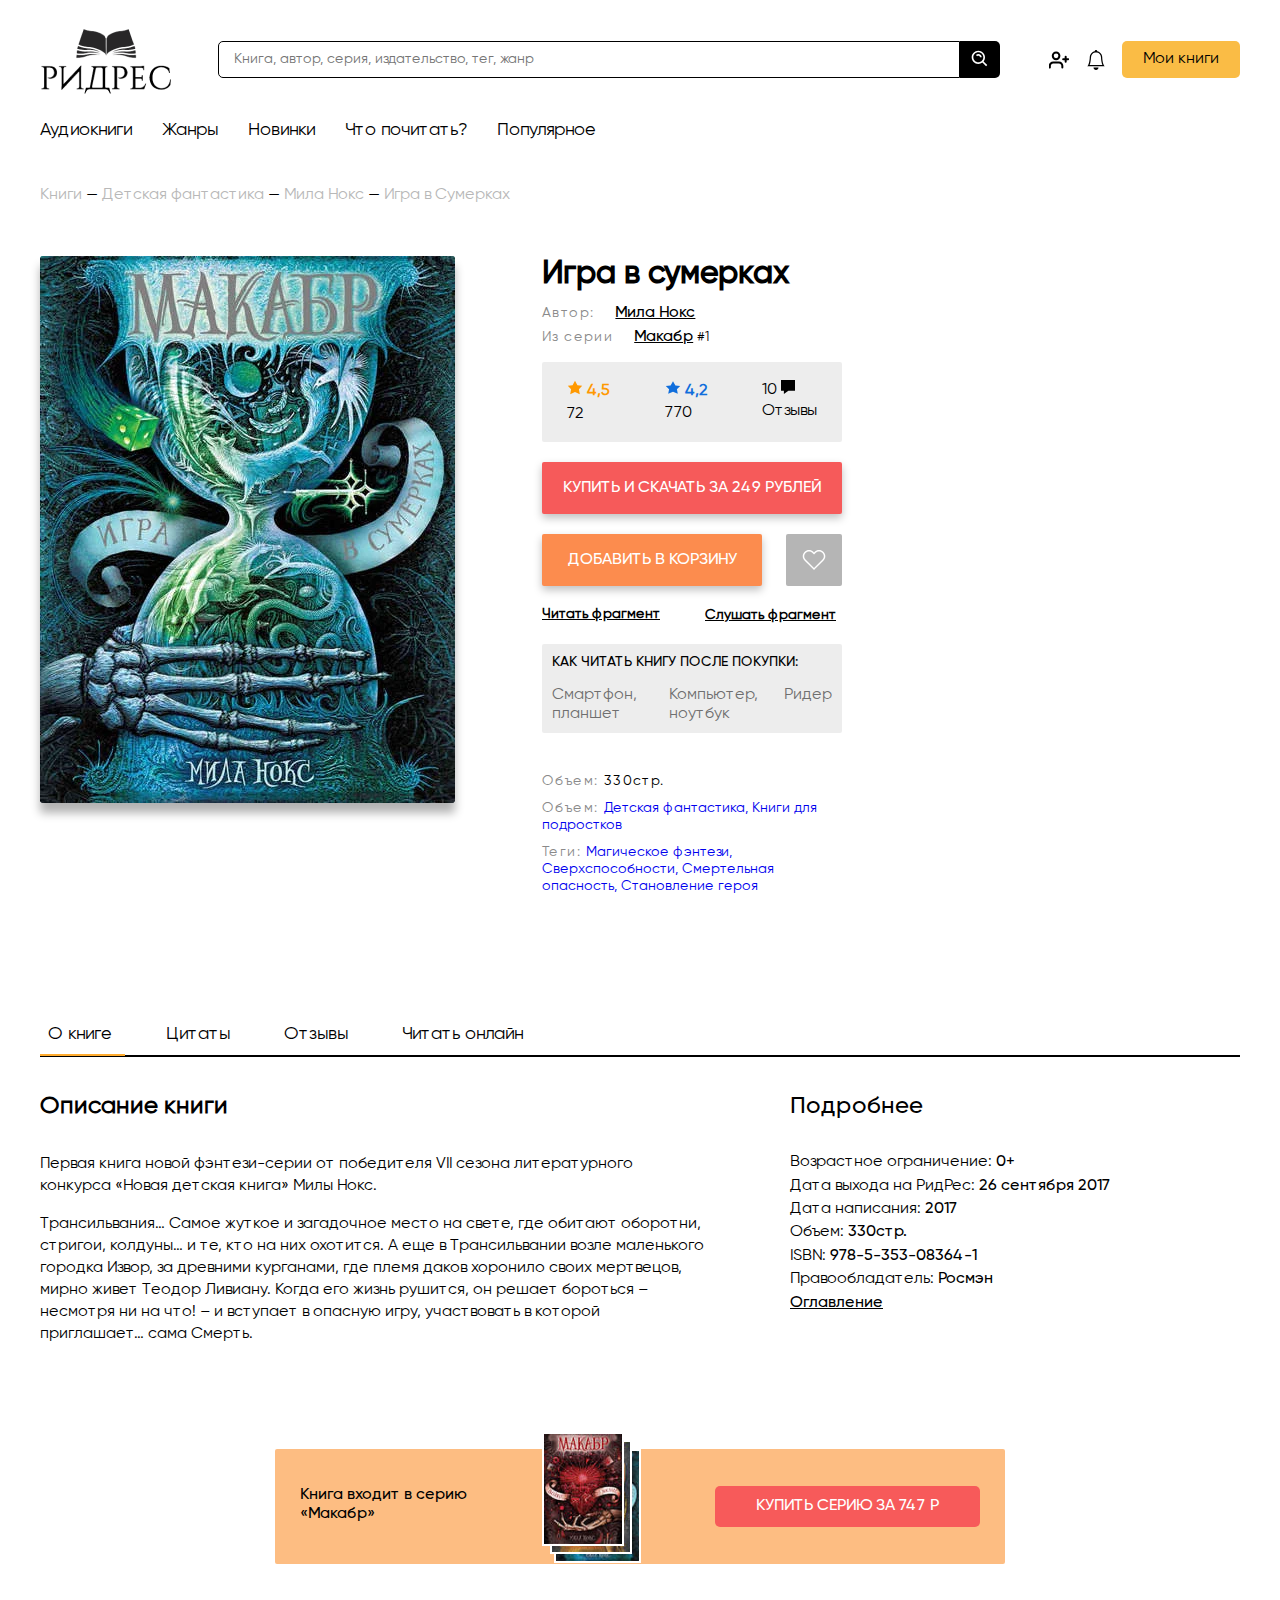
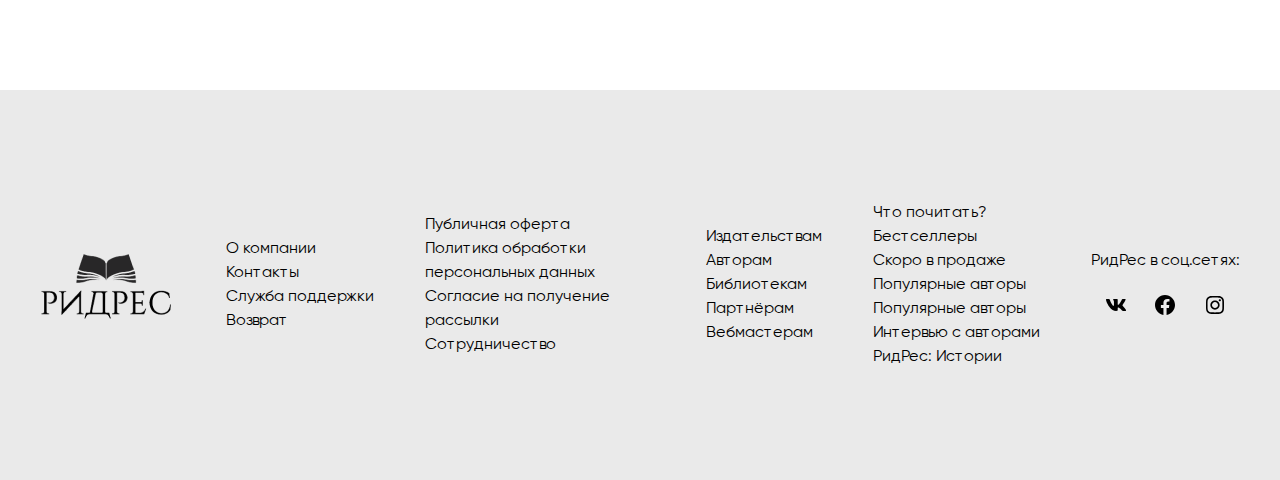
<file: book.html>
<!DOCTYPE html>
<html lang="ru">
<head>
    <meta charset="UTF-8">
    <meta name="viewport" content="width=device-width, initial-scale=1.0">
    <title>Макабр Игра в сумерках</title>
    <link rel="stylesheet" href="css/style.css">
</head>
<body>

    <header class="header">
        <div class="container">
            <div class="header__inner">
                <div class="logo">
                    <a href="index.html">
                        <img src="img/logo.png" srcset="img/logo@2x.png 2x, img/logo@3x.png 3x" width="135" height="69" alt="РидРес Книжный интернет магазин">
                    </a>
                </div>

                <form action="#" method="GET" class="header__form">
                    <input type="search" class="header__form-input" placeholder="Книга, автор, серия, издательство, тег, жанр">
                    <button class="header__form-btn" type="submit">
                        <img src="img/search.svg" width="20" height="20" alt="Search">
                    </button>
                </form>

                <div class="header__user">
                    <button class="header__user-auth">
                        <img src="img/user.svg" width="20" height="20" alt="Auth">
                    </button>
                    <button class="header__user-advice">
                        <img src="img/advice.svg" width="20" height="20" alt="advice">
                    </button>

                    <a href="#" class="header__user-books">
                        Мои книги
                    </a>
                </div>
            </div>
            <nav class="header-nav">
                <ul class="header-nav__list">
                    <li class="header-nav__item">
                        <a class="header__nav-link" href="audiobook.html">Аудиокниги</a>
                    </li>
                    <li class="header-nav__item">
                        <a class="header__nav-link" href="#">Жанры</a>
                    </li>
                    <li class="header-nav__item">
                        <a class="header__nav-link" href="newbook.html">Новинки</a>
                    </li>
                    <li class="header-nav__item">
                        <a class="header__nav-link" href="#">Что почитать?</a>
                    </li>
                    <li class="header-nav__item">
                        <a class="header__nav-link" href="index.html">Популярное</a>
                    </li>
                </ul>
                <button type="button" class="header-menu__burger">
                    <span class="header-menu__burger-item"></span>
                </button>
            </nav>
        </div>
    </header>

    <div class="way">
        <div class="container"> 
            <a href="#" class="way__library">
            Книги
            </a>
            <span class="divider"> — </span>
            <a href="#" class="way__kidFantastic">
                Детская фантастика
            </a>
            <span class="divider"> — </span>
            <a href="#" class="way__library">
            Мила Нокс
            </a>
            <span class="divider"> — </span>
            <a class="way__kidFantastic">
                Игра в Сумерках
            </a>
        </div>    
    </div>


    <section class="book">
        <div class="container">
            <div class="book__inner">
                <div class="book__img">
                    <picture>
                        <source type="image/webp" srcset="img/book-makabr-twilight-big.webp, img/book-makabr-twilight-big@2x.webp 2x, img/book-makabr-twilight-big@3x.webp 3x">
                        <img src="img/book-makabr-twilight-big.jpg" class="book__img-photo" srcset="img/book-makabr-twilight-big@2x.jpg 2x, img/book-makabr-twilight-big@3x.jpg 3x" alt="Макабр Игра в Сумерках">
                    </picture>
                </div>

                <div class="book-content">
                    <div class="book__header">
                        <h2 class="book__header-name">
                            Игра в сумерках
                        </h2>
                        <div class="book__header-info">
                            <span>Автор:</span> 
                            <a class="book__header-author" href="#">Мила Нокс</a>
                        </div>
                        <div class="book__header-info">
                            <span>Из серии</span>
                            <a class="book__header-series" href="#">Макабр</a>
                            <small class="book__header-series-count">#1</small>
                        </div>
                    </div>

                    <div class="book-content__ratings">
                        <div class="content__ratings-readres">
                            <img src="img/star.svg" width="16" height="15" alt="">
                            <span class="content__ratings-readres-score">4,5</span>
                            <div class="content__ratings-readres-number-reviews">72</div>
                        </div>
                        <div class="content__ratings-readres">
                            <img src="img/star-blue.svg" width="16" height="15" alt="">
                            <span class="content__ratings-livelib-score">4,2</span>
                            <span class="content__ratings-livelib-number-reviews">770</span>
                        </div>
                        <div class="content__ratings-readres">
                            <span class="content__ratings-readres-count">10</span>
                            <img src="img/reviews.svg" width="14" height="14" alt="">
                            <span class="content__ratings-readres-number-reviews">Отзывы</span>
                        </div>
                    </div>

                    <div class="book-content__buy">
                        <button type="button" class="book-content__buy-btn">
                            Купить и скачать за 249 рублей
                        </button>
                    </div>
                    <div class="book-content__add">
                        <button type="button" class="book-content__add-to-сart">Добавить в корзину</button>
                        <button type="button" class="book-content__add-favorites">
                            <img src="img/favorites.svg" width="24" height="24" alt="Добавить">
                        </button>
                    </div>

                    <div class="book-content__demo">
                        <a href="#" class="book-content__demo-read">Читать фрагмент</a>
                        <button type="button" class="book-content__demo-listen">Слушать фрагмент</button>
                    </div>

                    <div class="book-content__instr">
                        <div class="book-content__instr-title">
                            КАК ЧИТАТЬ КНИГУ ПОСЛЕ ПОКУПКИ:
                        </div>
                        <div class="book-content__instr-item">
                            <span class="book-content__instr-text">Смартфон, планшет</span>
                            <span class="book-content__instr-text">Компьютер, ноутбук</span>
                            <span class="book-content__instr-text">Ридер</span>
                        </div>
                    </div>

                    <div class="book-content__footer">
                        <div class="book-content__footer-block book-content__footer-length">
                            Объем:
                            <span class="book-content__footer-length-count">330стр.</span>
                        </div>
                        <div class="book-content__footer-block book-content__footer-genre">
                            <ul class="book-content__footer-genre-list">
                                Объем:
                                <li>
                                    <a href="#" class="book-content__footer-link">
                                        Детская фантастика,
                                    </a>
                                </li>
                                <li>
                                    <a href="#" class="book-content__footer-link">
                                        Книги для подростков
                                    </a>
                                </li>
                            </ul>
                        </div>
                        <div class="book-content__footer-block book-content__footer-tags">
                            <ul class="book-content__footer-tags-list">
                                Теги:
                                <li>
                                    <a href="#" class="book-content__footer-link">
                                        Магическое фэнтези,
                                    </a>
                                </li>
                                <li>
                                    <a href="#" class="book-content__footer-link">
                                        Сверхспособности,
                                    </a>
                                </li>
                                <li>
                                    <a href="#" class="book-content__footer-link">
                                        Смертельная опасность,
                                    </a>
                                </li>
                                <li>
                                    <a href="#" class="book-content__footer-link">
                                        Становление героя 
                                    </a>
                                </li>
                            </ul>
                        </div>
                    </div>
                </div>
            </div>
        </div>
    </section>

    <div class="book-nav">
        <div class="container">
            <div class="book-nav__inner">
                <a href="#" class="book-nav__section book-nav__section--current">О книге</a>
                <a href="#" class="book-nav__section book-nav__section--bloquote">Цитаты</a>
                <a href="#" class="book-nav__section">Отзывы</a>
                <a href="#" class="book-nav__section">Читать онлайн</a>
            </div>
        </div>
    </div>

    <section class="book-decription">
        <div class="container">
            <div class="book-decription__inner">

                <div class="book-decription__text">
                    <h3 class="book-decription__title">Описание книги</h3>
                    <p>Первая книга новой фэнтези-серии от победителя VII сезона литературного конкурса «Новая детская книга» Милы Нокс.
                    </p>
                    <p>
                        Трансильвания… Самое жуткое и загадочное место на свете, где обитают оборотни, стригои, колдуны… и те, кто на них охотится. А еще в Трансильвании возле маленького городка Извор, за древними курганами, где племя даков хоронило своих мертвецов, мирно живет Теодор Ливиану. Когда его жизнь рушится, он решает бороться – несмотря ни на что! – и вступает в опасную игру, участвовать в которой приглашает… сама Смерть.   
                    </p>
                </div>

                <div class="book-decription__more">
                    <div class="book-decription__more-title">Подробнее</div>
                    <ul class="book-decription__more-list">
                        <li class="book-decription__more-item">
                            Возрастное ограничение:
                            <span class="book-decription__more-text">0+</span>
                        </li>
                        <li class="book-decription__more-item">
                            Дата выхода на РидРес:
                            <span class="book-decription__more-text">26 сентября 2017</span>
                        </li>
                        <li class="book-decription__more-item">
                            Дата написания:
                            <span class="book-decription__more-text">2017</span>
                        </li>
                        <li class="book-decription__more-item">
                            Объем:
                            <span class="book-decription__more-text">330стр.</span>
                        </li>
                        <li class="book-decription__more-item">
                            ISBN:
                            <span class="book-decription__more-text">978-5-353-08364-1</span>
                        </li>
                        <li class="book-decription__more-item">
                            Правообладатель:
                            <span class="book-decription__more-text">Росмэн</span>
                        </li>
                        <li class="book-decription__more-item">
                            <a href="#" class="book-decription__more-link">Оглавление</a>
                        </li>
                    </ul>
                </div>

            </div>

            <div class="book-sale">
                <div class="book-sale__inner">
                    <div class="book-sale__text">
                        Книга входит в серию «Макабр»
                    </div>

                    <div class="book-sale__series">
                        <a class="book-sale__series-link" href="#"><img src="img/book-series-makabr-1.png" class="book-sale__series-img book-sale__series-img--1" alt=""></a>
                        <a class="book-sale__series-link" href="#"><img src="img/book-series-makabr-2.png" class="book-sale__series-img book-sale__series-img--2" alt=""></a>
                        <a class="book-sale__series-link" href="#"><img src="img/book-series-makabr-3.png" class="book-sale__series-img book-sale__series-img--3" alt=""></a>
                    </div>

                    <div class="book-sale__buy">
                        <button type="button" class="book-sale__buy-btn">купить серию за 747 Р</button>
                    </div>
                </div>
            </div>

        </div>
    </section>

    <footer class="footer">
        <div class="container">
            <div class="footer__inner">
                <div class="logo logo--footer">
                    <a href="index.html">
                        <img src="img/logo.png" srcset="img/logo@2x.png 2x, img/logo@3x.png 3x" width="135" height="69" alt="РидРес Книжный интернет магазин">
                    </a>
                </div>
                <div class="footer__col footer__col-about">
                    <a href="#" class="footer__col-link">О компании </a>       
                    <a href="#" class="footer__col-link">Контакты</a>
                    <a href="#" class="footer__col-link">Служба поддержки</a>
                    <a href="#" class="footer__col-link">Возврат</a>
                </div>
                <div class="footer__col footer__col-cooperation">
                    <a href="#" class="footer__col-link">Публичная оферта</a>       
                    <a href="#" class="footer__col-link">Политика обработки персональных данных</a>
                    <a href="#" class="footer__col-link">Согласие на получение рассылки</a>
                    <a href="#" class="footer__col-link">Сотрудничество</a>
                </div>
                <div class="footer__col footer__col-info">
                    <a href="#" class="footer__col-link">Издательствам</a>       
                    <a href="#" class="footer__col-link">Авторам</a>
                    <a href="#" class="footer__col-link">Библиотекам</a>
                    <a href="#" class="footer__col-link">Партнёрам</a>
                    <a href="#" class="footer__col-link">Вебмастерам</a>
                </div>
                <div class="footer__col footer__col-book">
                    <a href="newbook.html" class="footer__col-link">Что почитать?</a>       
                    <a href="#" class="footer__col-link">Бестселлеры</a>
                    <a href="#" class="footer__col-link">Скоро в продаже</a>
                    <a href="#" class="footer__col-link">Популярные авторы</a>
                    <a href="#" class="footer__col-link">Популярные авторы</a>
                    <a href="#" class="footer__col-link">Интервью с авторами</a>
                    <a href="#" class="footer__col-link">РидРес: Истории</a>
                </div>
                <div class="footer__col footer__col-social">
                    <span>РидРес в соц.сетях:</span>
                    <div class="footer__col-icon">
                        <a target="_blank" href="https://vk.com/ohwwoow">
                            <img src="img/vk.svg" width="24" height="24" alt="vk">
                        </a>
                        <a target="_blank" href="#">
                            <img src="img/facebook.svg" width="24" height="24" alt="facebook">
                        </a>
                        <a target="_blank" href="https://www.instagram.com/ohwwoow/">
                            <img src="img/instagram.svg" width="24" height="24" alt="instagram">
                        </a>
                    </div>
                </div>
            </div>
        </div>
    </footer>
    
    <script src="https://ajax.googleapis.com/ajax/libs/jquery/3.4.1/jquery.min.js"></script>
    <script src="js/libs.min.js"></script>
    <script src="js/main.js"></script>  
</body>
</html>
</file>
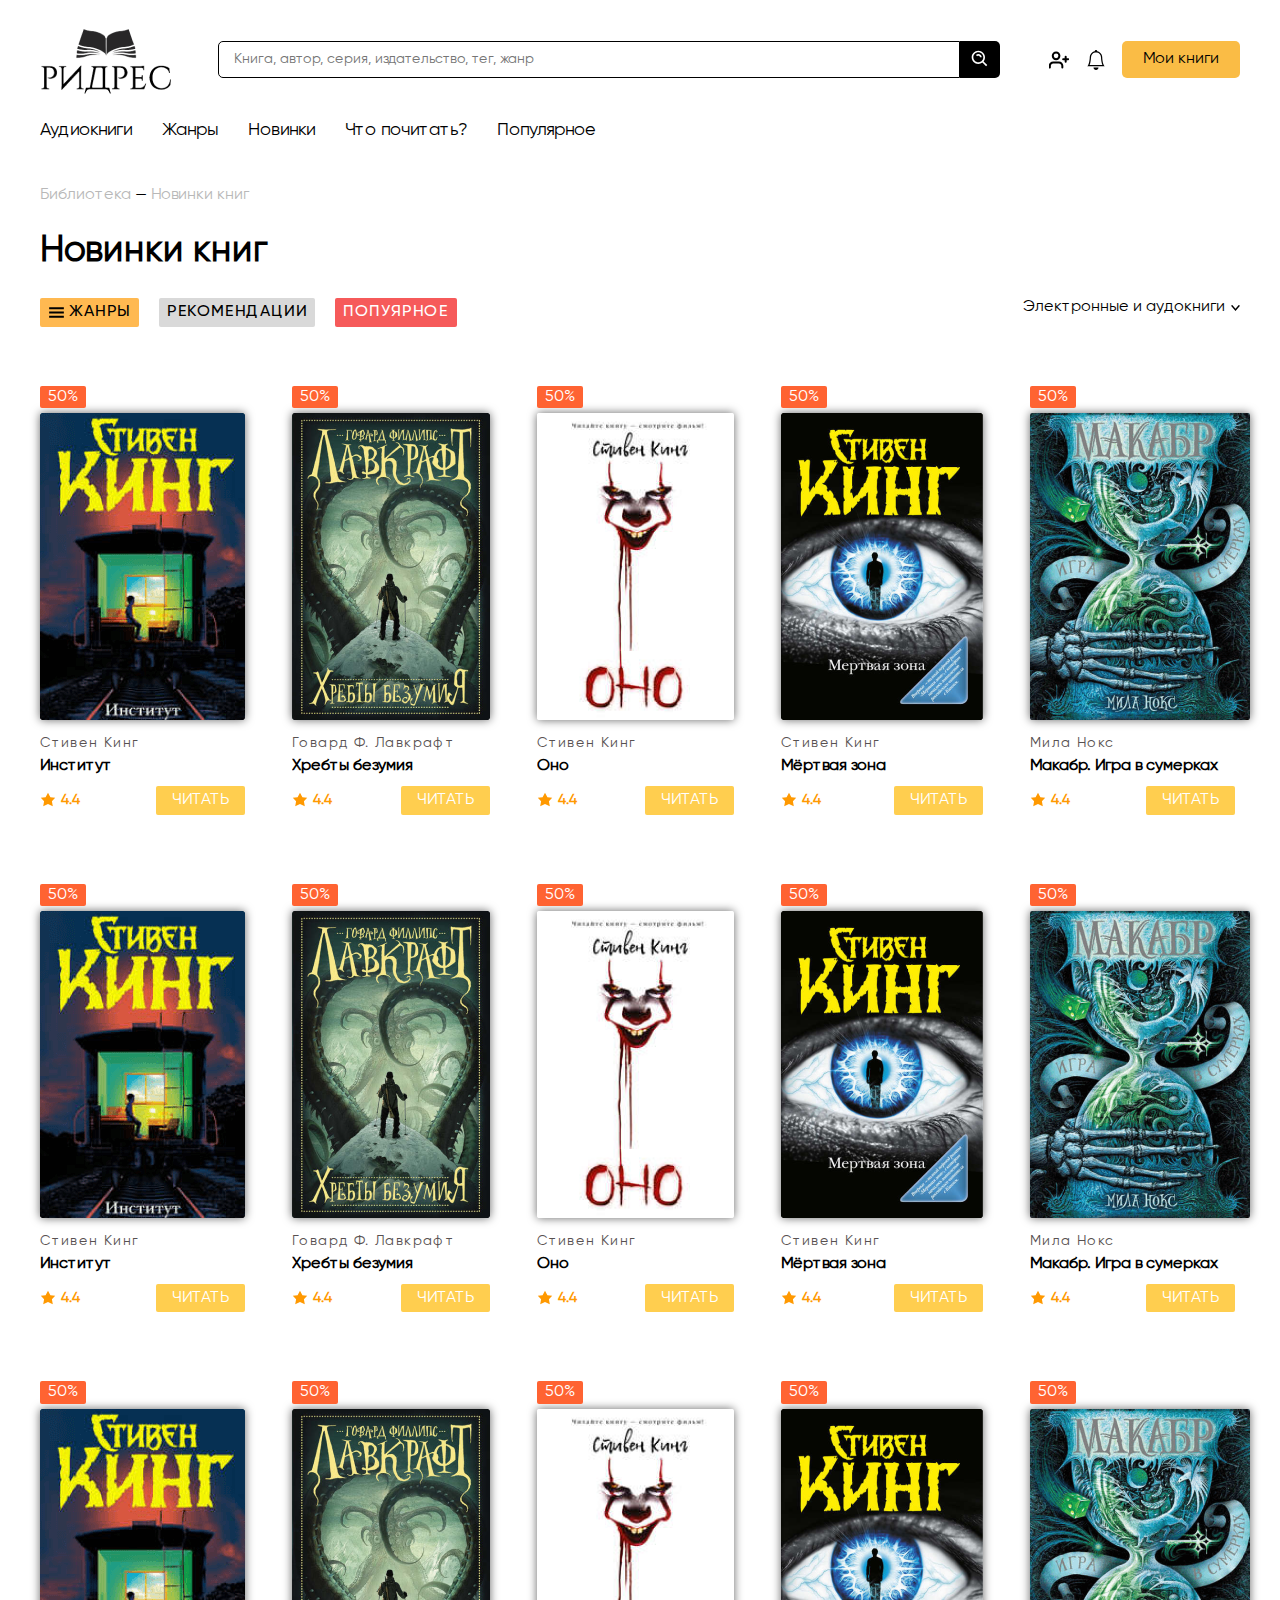
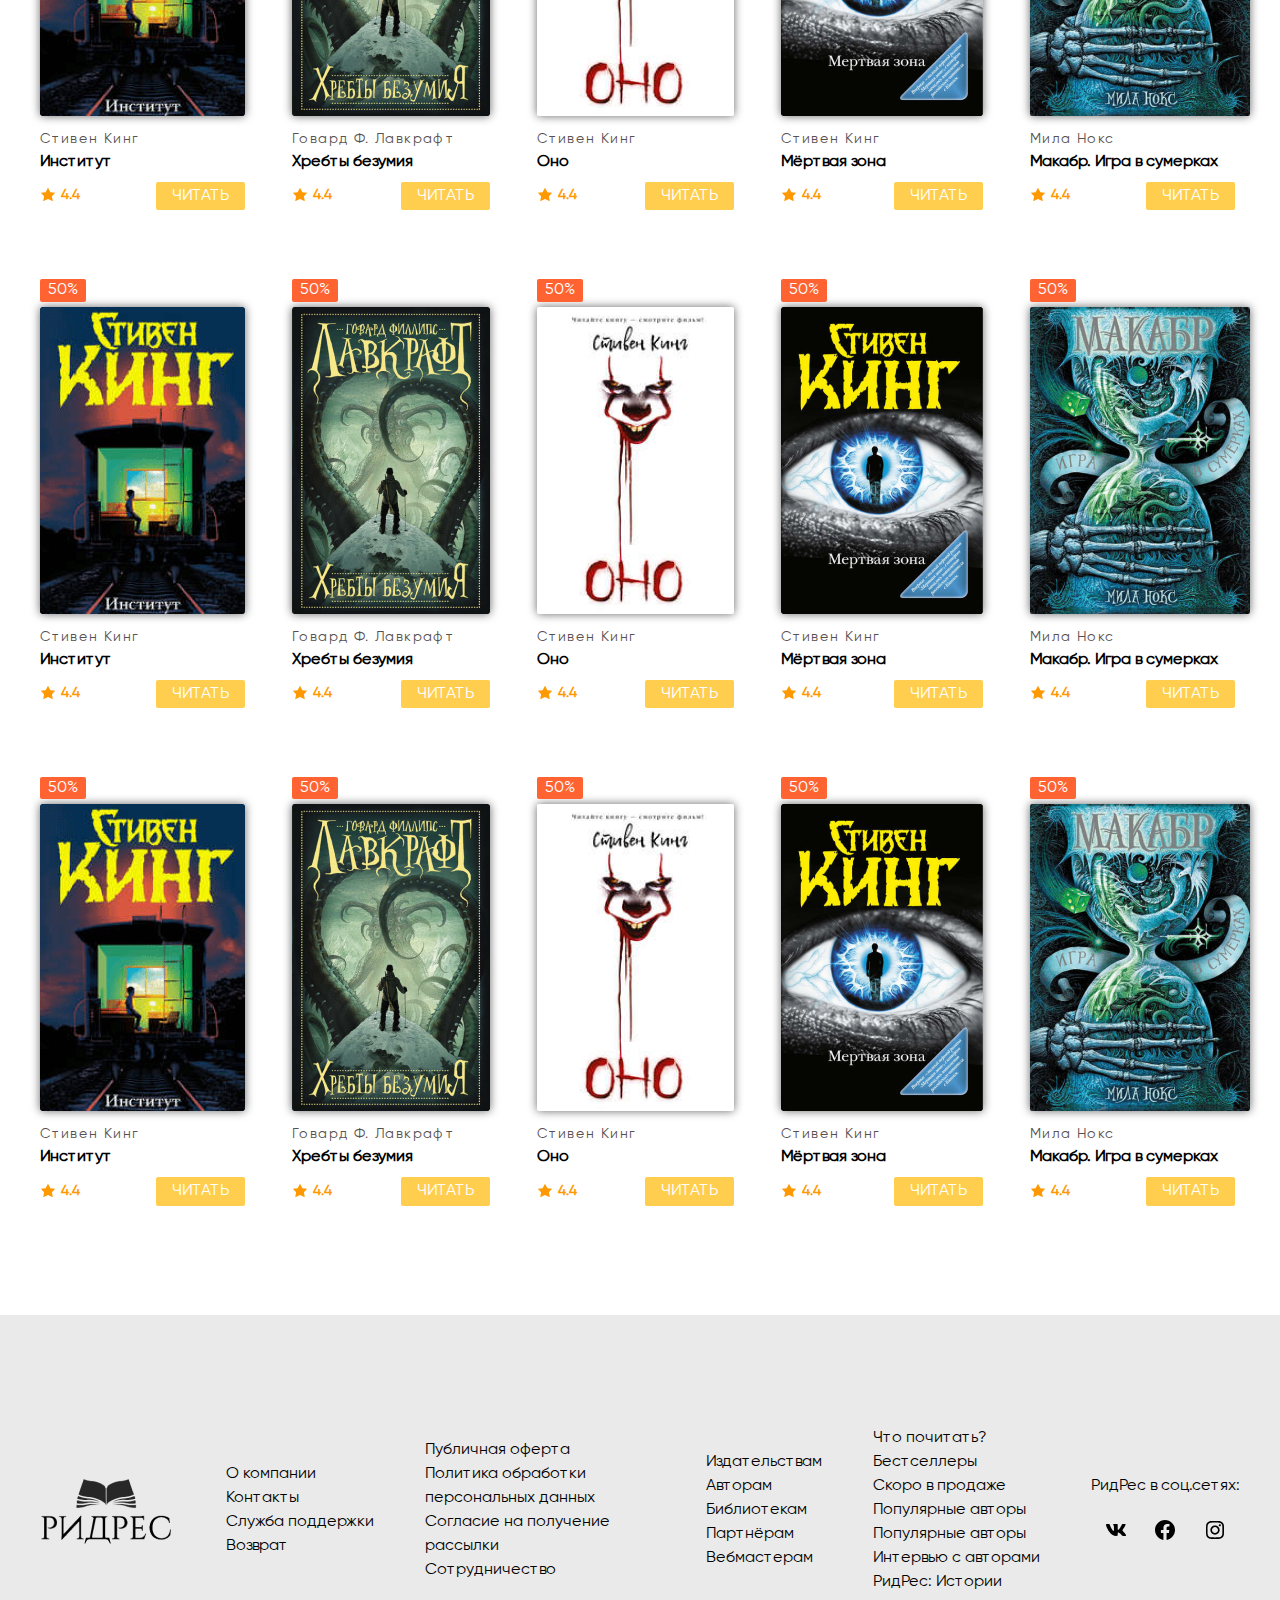
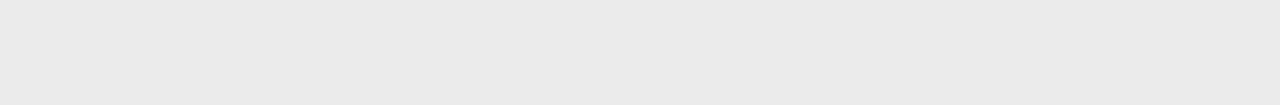
<file: newbook.html>
<!DOCTYPE html>
<html lang="ru">
<head>
    <meta charset="UTF-8">
    <meta name="viewport" content="width=device-width, initial-scale=1.0">
    <title>Новинки книг</title>
    <link rel="stylesheet" href="css/style.css">
</head>
<body>
    <header class="header">
        <div class="container">
            <div class="header__inner">
                <div class="logo">
                    <a href="index.html">
                        <img src="img/logo.png" srcset="img/logo@2x.png 2x, img/logo@3x.png 3x" width="135" height="69" alt="РидРес Книжный интернет магазин">
                    </a>
                </div>

                <form action="#" method="GET" class="header__form">
                    <input type="search" class="header__form-input" placeholder="Книга, автор, серия, издательство, тег, жанр">
                    <button class="header__form-btn" type="submit">
                        <img src="img/search.svg" width="20" height="20" alt="Search">
                    </button>
                </form>

                <div class="header__user">
                    <button class="header__user-auth">
                        <img src="img/user.svg" width="20" height="20" alt="Auth">
                    </button>
                    <button class="header__user-advice">
                        <img src="img/advice.svg" width="20" height="20" alt="advice">
                    </button>

                    <a href="#" class="header__user-books">
                        Мои книги
                    </a>
                </div>
            </div>
            <nav class="header-nav">
                <ul class="header-nav__list">
                    <li class="header-nav__item">
                        <a class="header__nav-link" href="audiobook.html">Аудиокниги</a>
                    </li>
                    <li class="header-nav__item">
                        <a class="header__nav-link" href="#">Жанры</a>
                    </li>
                    <li class="header-nav__item">
                        <a class="header__nav-link" href="newbook.html">Новинки</a>
                    </li>
                    <li class="header-nav__item">
                        <a class="header__nav-link" href="#">Что почитать?</a>
                    </li>
                    <li class="header-nav__item">
                        <a class="header__nav-link" href="index.html">Популярное</a>
                    </li>
                </ul>
                <button type="button" class="header-menu__burger">
                    <span class="header-menu__burger-item"></span>
                </button>
            </nav>
        </div>
    </header>


    <div class="way">
        <div class="container"> 
            <a href="#" class="way__library">
            Библиотека
            </a>
            <span class="divider"> — </span>
            <a href="#" class="way__newbooks">
                Новинки книг
            </a>
        </div>     
    </div>


    <section class="new-book">
        <div class="container"> 
            <h1 class="title title--new-book">Новинки книг</h1>
            <div class="new-book__inner">
                <div class="new-book__hints">
                    <div class="new-book__hints-genre new-book__hints-item">
                        <button class="news-book__hints-btn news-book__hints-btn--genre">Жанры</button>
                    </div>
                    <div class="new-book__hints-recommendation new-book__hints-item">
                        <button class="news-book__hints-btn news-book__hints-btn--recommendation">Рекомендации</button>
                    </div>
                    <div class="new-book__hints-popular new-book__hints-item">
                        <button class="news-book__hints-btn news-book__hints-btn--popular">Попуярное</button>
                    </div>
                </div>

                <div class="new-book__audio-book">
                    <span class="new-book__audio-book-text">
                        Электронные и аудокниги
                    </span>
                </div>
            </div>
        </div>    
        
    </section>

    <section class="books">
        <div class="container">
            <div class="books__inner">
                
                <div class="books__item horror__slider-item">
                    <div class="books__item-sale horror-item__sale">
                        <span class="books__item-sale-text horror-item__sale-text">50%</span>
                    </div>
                    <div class="books__item-book horror-item__book">
                        <a href="book.html">
                            <picture>
                                <source type="image/webp" srcet="img/book-univer.webp, img/book-univer@2x.webp, img/book-univer@3x.webp 3x">
                                <img src="img/book-univer.png" class="books__item-img horror-item__book-img" srcset="img/book-univer@2x.png 2x, img/book-univer@3x.png 3x"  alt="Стивен Кинг Институт">
                            </picture>
                        </a>
                    </div>
                    <div class="books__item-author horror-item__author">
                       <a href="#">Стивен Кинг</a> 
                    </div>
                    <a href="book.html" class="books__item-name horror-item__name">
                        Институт
                    </a>
                    <div class="books__item-footer horror-item__footer">
                        <div class="books__item-rating horror-item__rating">
                            <img src="img/star.svg" width="16" height="15" alt="star">
                            <span class="books__rating-count rating-count">4.4</span>
                        </div>
                        <div class="books__item-btn horror-item__btn">
                            <a href="book.html" class="books__item-link horror-item__link">
                                Читать
                            </a>
                        </div>
                    </div>
                </div>
                <div class="books__item horror__slider-item">
                    <div class="books__item-sale horror-item__sale">
                        <span class="books__item-sale-text horror-item__sale-text">50%</span>
                    </div>
                    <div class="books__item-book horror-item__book">
                        <a href="book.html">
                        <picture>
                            <source type="image/webp" srcet="img/book-madness.webp, img/book-madness@2x.webp, img/book-madness@3x.webp 3x">
                            <img src="img/book-madness.png" class="books__item-img horror-item__book-img" srcset="img/book-madness@2x.png 2x, img/book-madness@3x.png 3x"  alt="Говард Ф. Лавкрафт Хребты безумия">
                        </picture>
                        </a>
                    </div>
                    <div class="books__item-author horror-item__author">
                       <a href="#">Говард Ф. Лавкрафт</a> 
                    </div>
                    <a href="book.html" class="books__item-name horror-item__name">
                        Хребты безумия
                    </a>
                    <div class="books__item-footer horror-item__footer">
                        <div class="books__item-rating horror-item__rating">
                            <img src="img/star.svg" width="16" height="15" alt="star">
                            <span class="books__rating-count rating-count">4.4</span>
                        </div>
                        <div class="books__item-btn horror-item__btn">
                            <a href="book.html" class="books__item-link horror-item__link">
                                Читать
                            </a>
                        </div>
                    </div>
                </div>
                <div class="books__item horror__slider-item">
                    <div class="books__item-sale horror-item__sale">
                        <span class="books__item-sale-text horror-item__sale-text">50%</span>
                    </div>
                    <div class="books__item-book horror-item__book">
                        <a href="book.html">
                            <picture>
                                <source type="image/webp" srcet="img/book-it.webp, img/book-it@2x.webp, img/book-it@3x.webp 3x">
                                <img src="img/book-it.png" class="books__item-img horror-item__book-img" srcset="img/book-it@2x.png 2x, img/book-it@3x.png 3x"  alt="Стивен Кинг ОНО">
                            </picture>
                        </a>
                    </div>
                    <div class="books__item-author horror-item__author">
                       <a href="#">Стивен Кинг</a> 
                    </div>
                    <a href="book.html" class="books__item-name horror-item__name">
                        Оно
                    </a>
                    <div class="books__item-footer horror-item__footer">
                        <div class="books__item-rating horror-item__rating">
                            <img src="img/star.svg" width="16" height="15" alt="star">
                            <span class="books__rating-count rating-count">4.4</span>
                        </div>
                        <div class="books__item-btn horror-item__btn">
                            <a href="book.html" class="books__item-link horror-item__link">
                                Читать
                            </a>
                        </div>
                    </div>
                </div>
                <div class="books__item horror__slider-item">
                    <div class="books__item-sale horror-item__sale">
                        <span class="books__item-sale-text horror-item__sale-text">50%</span>
                    </div>
                    <div class="books__item-book horror-item__book">
                        <a href="book.html">
                            <picture>
                                <source type="image/webp" srcet="img/book-dead-zone.webp, img/book-dead-zone@2x.webp, img/book-makabr-in-twilight@3x.webp 3x">
                                <img src="img/book-dead-zone.png" class="books__item-img horror-item__book-img" srcset="img/book-dead-zone@2x.png 2x, img/book-dead-zone@3x.png 3x"  alt="Мёртвая зона Стивен Кинг">
                            </picture>
                        </a>
                    </div>
                    <div class="books__item-author horror-item__author">
                       <a href="#">Стивен Кинг</a> 
                    </div>
                    <a href="book.html" class="books__item-name horror-item__name">
                        Мёртвая зона
                    </a>
                    <div class="books__item-footer horror-item__footer">
                        <div class="books__item-rating horror-item__rating">
                            <img src="img/star.svg" width="16" height="15" alt="star">
                            <span class="books__rating-count rating-count">4.4</span>
                        </div>
                        <div class="books__item-btn horror-item__btn">
                            <a href="book.html" class="books__item-link horror-item__link">
                                Читать
                            </a>
                        </div>
                    </div>
                </div>
                <div class="books__item horror__slider-item">
                    <div class="books__item-sale horror-item__sale">
                        <span class="books__item-sale-text horror-item__sale-text">50%</span>
                    </div>
                    <div class="books__item-book horror-item__book">
                        <a href="book.html">
                        <picture>
                            <source type="image/webp" srcet="img/book-makabr-in-twilight.webp, img/book-makabr-in-twilight@2x.webp, img/book-makabr-in-twilight@3x.webp 3x">
                            <img src="img/book-makabr-in-twilight.png" class="books__item-img horror-item__book-img" srcset="img/book-makabr-in-twilight@2x.png 2x, img/book-makabr-in-twilight@3x.png 3x"  alt="Мила Нокс Макабр игра в сумерках">
                        </picture>
                    </a>
                    </div>
                    <div class="books__item-author horror-item__author">
                       <a href="#">Мила Нокс</a> 
                    </div>
                    <a href="book.html" class="books__item-name horror-item__name">
                        Макабр. Игра в сумерках
                    </a>
                    <div class="books__item-footer horror-item__footer">
                        <div class="books__item-rating horror-item__rating">
                            <img src="img/star.svg" width="16" height="15" alt="star">
                            <span class="books__rating-count rating-count">4.4</span>
                        </div>
                        <div class="books__item-btn horror-item__btn">
                            <a href="book.html" class="books__item-link horror-item__link">
                                Читать
                            </a>
                        </div>
                    </div>
                </div>
                <div class="books__item horror__slider-item">
                    <div class="books__item-sale horror-item__sale">
                        <span class="books__item-sale-text horror-item__sale-text">50%</span>
                    </div>
                    <div class="books__item-book horror-item__book">
                        <a href="book.html">
                            <picture>
                                <source type="image/webp" srcet="img/book-univer.webp, img/book-univer@2x.webp, img/book-univer@3x.webp 3x">
                                <img src="img/book-univer.png" class="books__item-img horror-item__book-img" srcset="img/book-univer@2x.png 2x, img/book-univer@3x.png 3x"  alt="Стивен Кинг Институт">
                            </picture>
                        </a>
                    </div>
                    <div class="books__item-author horror-item__author">
                       <a href="#">Стивен Кинг</a> 
                    </div>
                    <a href="book.html" class="books__item-name horror-item__name">
                        Институт
                    </a>
                    <div class="books__item-footer horror-item__footer">
                        <div class="books__item-rating horror-item__rating">
                            <img src="img/star.svg" width="16" height="15" alt="star">
                            <span class="books__rating-count rating-count">4.4</span>
                        </div>
                        <div class="books__item-btn horror-item__btn">
                            <a href="book.html" class="books__item-link horror-item__link">
                                Читать
                            </a>
                        </div>
                    </div>
                </div>
                <div class="books__item horror__slider-item">
                    <div class="books__item-sale horror-item__sale">
                        <span class="books__item-sale-text horror-item__sale-text">50%</span>
                    </div>
                    <div class="books__item-book horror-item__book">
                        <a href="book.html">
                            <picture>
                                <source type="image/webp" srcet="img/book-madness.webp, img/book-madness@2x.webp, img/book-madness@3x.webp 3x">
                                <img src="img/book-madness.png" class="books__item-img horror-item__book-img" srcset="img/book-madness@2x.png 2x, img/book-madness@3x.png 3x"  alt="Говард Ф. Лавкрафт Хребты безумия">
                            </picture>
                        </a>
                    </div>
                    <div class="books__item-author horror-item__author">
                       <a href="#">Говард Ф. Лавкрафт</a> 
                    </div>
                    <a href="book.html" class="books__item-name horror-item__name">
                        Хребты безумия
                    </a>
                    <div class="books__item-footer horror-item__footer">
                        <div class="books__item-rating horror-item__rating">
                            <img src="img/star.svg" width="16" height="15" alt="star">
                            <span class="books__rating-count rating-count">4.4</span>
                        </div>
                        <div class="books__item-btn horror-item__btn">
                            <a href="book.html" class="books__item-link horror-item__link">
                                Читать
                            </a>
                        </div>
                    </div>
                </div>
                <div class="books__item horror__slider-item">
                    <div class="books__item-sale horror-item__sale">
                        <span class="books__item-sale-text horror-item__sale-text">50%</span>
                    </div>
                    <div class="books__item-book horror-item__book">
                        <a href="book.html">
                            <picture>
                                <source type="image/webp" srcet="img/book-it.webp, img/book-it@2x.webp, img/book-it@3x.webp 3x">
                                <img src="img/book-it.png" class="books__item-img horror-item__book-img" srcset="img/book-it@2x.png 2x, img/book-it@3x.png 3x"  alt="Стивен Кинг ОНО">
                            </picture>
                        </a>
                    </div>
                    <div class="books__item-author horror-item__author">
                       <a href="#">Стивен Кинг</a> 
                    </div>
                    <a href="book.html" class="books__item-name horror-item__name">
                        Оно
                    </a>
                    <div class="books__item-footer horror-item__footer">
                        <div class="books__item-rating horror-item__rating">
                            <img src="img/star.svg" width="16" height="15" alt="star">
                            <span class="books__rating-count rating-count">4.4</span>
                        </div>
                        <div class="books__item-btn horror-item__btn">
                            <a href="book.html" class="books__item-link horror-item__link">
                                Читать
                            </a>
                        </div>
                    </div>
                </div>
                <div class="books__item horror__slider-item">
                    <div class="books__item-sale horror-item__sale">
                        <span class="books__item-sale-text horror-item__sale-text">50%</span>
                    </div>
                    <div class="books__item-book horror-item__book">
                        <a href="book.html">
                            <picture>
                                <source type="image/webp" srcet="img/book-dead-zone.webp, img/book-dead-zone@2x.webp, img/book-makabr-in-twilight@3x.webp 3x">
                                <img src="img/book-dead-zone.png" class="books__item-img horror-item__book-img" srcset="img/book-dead-zone@2x.png 2x, img/book-dead-zone@3x.png 3x"  alt="Мёртвая зона Стивен Кинг">
                            </picture>
                        </a>
                    </div>
                    <div class="books__item-author horror-item__author">
                       <a href="#">Стивен Кинг</a> 
                    </div>
                    <a href="book.html" class="books__item-name horror-item__name">
                        Мёртвая зона
                    </a>
                    <div class="books__item-footer horror-item__footer">
                        <div class="books__item-rating horror-item__rating">
                            <img src="img/star.svg" width="16" height="15" alt="star">
                            <span class="books__rating-count rating-count">4.4</span>
                        </div>
                        <div class="books__item-btn horror-item__btn">
                            <a href="book.html" class="books__item-link horror-item__link">
                                Читать
                            </a>
                        </div>
                    </div>
                </div>
                <div class="books__item horror__slider-item">
                    <div class="books__item-sale horror-item__sale">
                        <span class="books__item-sale-text horror-item__sale-text">50%</span>
                    </div>
                    <div class="books__item-book horror-item__book">
                        <a href="book.html">
                            <picture>
                                <source type="image/webp" srcet="img/book-makabr-in-twilight.webp, img/book-makabr-in-twilight@2x.webp, img/book-makabr-in-twilight@3x.webp 3x">
                                <img src="img/book-makabr-in-twilight.png" class="books__item-img horror-item__book-img" srcset="img/book-makabr-in-twilight@2x.png 2x, img/book-makabr-in-twilight@3x.png 3x"  alt="Мила Нокс Макабр игра в сумерках">
                            </picture>
                        </a>
                    </div>
                    <div class="books__item-author horror-item__author">
                       <a href="#">Мила Нокс</a> 
                    </div>
                    <a href="book.html" class="books__item-name horror-item__name">
                        Макабр. Игра в сумерках
                    </a>
                    <div class="books__item-footer horror-item__footer">
                        <div class="books__item-rating horror-item__rating">
                            <img src="img/star.svg" width="16" height="15" alt="star">
                            <span class="books__rating-count rating-count">4.4</span>
                        </div>
                        <div class="books__item-btn horror-item__btn">
                            <a href="book.html" class="books__item-link horror-item__link">
                                Читать
                            </a>
                        </div>
                    </div>
                </div>
                <div class="books__item horror__slider-item">
                    <div class="books__item-sale horror-item__sale">
                        <span class="books__item-sale-text horror-item__sale-text">50%</span>
                    </div>
                    <div class="books__item-book horror-item__book">
                        <a href="book.html">
                            <picture>
                                <source type="image/webp" srcet="img/book-univer.webp, img/book-univer@2x.webp, img/book-univer@3x.webp 3x">
                                <img src="img/book-univer.png" class="books__item-img horror-item__book-img" srcset="img/book-univer@2x.png 2x, img/book-univer@3x.png 3x"  alt="Стивен Кинг Институт">
                            </picture>
                        </a>
                    </div>
                    <div class="books__item-author horror-item__author">
                       <a href="#">Стивен Кинг</a> 
                    </div>
                    <a href="book.html" class="books__item-name horror-item__name">
                        Институт
                    </a>
                    <div class="books__item-footer horror-item__footer">
                        <div class="books__item-rating horror-item__rating">
                            <img src="img/star.svg" width="16" height="15" alt="star">
                            <span class="books__rating-count rating-count">4.4</span>
                        </div>
                        <div class="books__item-btn horror-item__btn">
                            <a href="book.html" class="books__item-link horror-item__link">
                                Читать
                            </a>
                        </div>
                    </div>
                </div>
                <div class="books__item horror__slider-item">
                    <div class="books__item-sale horror-item__sale">
                        <span class="books__item-sale-text horror-item__sale-text">50%</span>
                    </div>
                    <div class="books__item-book horror-item__book">
                        <a href="book.html">
                            <picture>
                                <source type="image/webp" srcet="img/book-madness.webp, img/book-madness@2x.webp, img/book-madness@3x.webp 3x">
                                <img src="img/book-madness.png" class="books__item-img horror-item__book-img" srcset="img/book-madness@2x.png 2x, img/book-madness@3x.png 3x"  alt="Говард Ф. Лавкрафт Хребты безумия">
                            </picture>
                        </a>
                    </div>
                    <div class="books__item-author horror-item__author">
                       <a href="#">Говард Ф. Лавкрафт</a> 
                    </div>
                    <a href="book.html" class="books__item-name horror-item__name">
                        Хребты безумия
                    </a>
                    <div class="books__item-footer horror-item__footer">
                        <div class="books__item-rating horror-item__rating">
                            <img src="img/star.svg" width="16" height="15" alt="star">
                            <span class="books__rating-count rating-count">4.4</span>
                        </div>
                        <div class="books__item-btn horror-item__btn">
                            <a href="book.html" class="books__item-link horror-item__link">
                                Читать
                            </a>
                        </div>
                    </div>
                </div>
                <div class="books__item horror__slider-item">
                    <div class="books__item-sale horror-item__sale">
                        <span class="books__item-sale-text horror-item__sale-text">50%</span>
                    </div>
                    <div class="books__item-book horror-item__book">
                        <a href="book.html">
                            <picture>
                                <source type="image/webp" srcet="img/book-it.webp, img/book-it@2x.webp, img/book-it@3x.webp 3x">
                                <img src="img/book-it.png" class="books__item-img horror-item__book-img" srcset="img/book-it@2x.png 2x, img/book-it@3x.png 3x"  alt="Стивен Кинг ОНО">
                            </picture>
                        </a>
                    </div>
                    <div class="books__item-author horror-item__author">
                       <a href="#">Стивен Кинг</a> 
                    </div>
                    <a href="book.html" class="books__item-name horror-item__name">
                        Оно
                    </a>
                    <div class="books__item-footer horror-item__footer">
                        <div class="books__item-rating horror-item__rating">
                            <img src="img/star.svg" width="16" height="15" alt="star">
                            <span class="books__rating-count rating-count">4.4</span>
                        </div>
                        <div class="books__item-btn horror-item__btn">
                            <a href="book.html" class="books__item-link horror-item__link">
                                Читать
                            </a>
                        </div>
                    </div>
                </div>
                <div class="books__item horror__slider-item">
                    <div class="books__item-sale horror-item__sale">
                        <span class="books__item-sale-text horror-item__sale-text">50%</span>
                    </div>
                    <div class="books__item-book horror-item__book">
                        <a href="book.html">
                            <picture>
                                <source type="image/webp" srcet="img/book-dead-zone.webp, img/book-dead-zone@2x.webp, img/book-makabr-in-twilight@3x.webp 3x">
                                <img src="img/book-dead-zone.png" class="books__item-img horror-item__book-img" srcset="img/book-dead-zone@2x.png 2x, img/book-dead-zone@3x.png 3x"  alt="Мёртвая зона Стивен Кинг">
                            </picture>
                        </a>
                    </div>
                    <div class="books__item-author horror-item__author">
                       <a href="#">Стивен Кинг</a> 
                    </div>
                    <a href="book.html" class="books__item-name horror-item__name">
                        Мёртвая зона
                    </a>
                    <div class="books__item-footer horror-item__footer">
                        <div class="books__item-rating horror-item__rating">
                            <img src="img/star.svg" width="16" height="15" alt="star">
                            <span class="books__rating-count rating-count">4.4</span>
                        </div>
                        <div class="books__item-btn horror-item__btn">
                            <a href="book.html" class="books__item-link horror-item__link">
                                Читать
                            </a>
                        </div>
                    </div>
                </div>
                <div class="books__item horror__slider-item">
                    <div class="books__item-sale horror-item__sale">
                        <span class="books__item-sale-text horror-item__sale-text">50%</span>
                    </div>
                    <div class="books__item-book horror-item__book">
                        <a href="book.html">
                            <picture>
                                <source type="image/webp" srcet="img/book-makabr-in-twilight.webp, img/book-makabr-in-twilight@2x.webp, img/book-makabr-in-twilight@3x.webp 3x">
                                <img src="img/book-makabr-in-twilight.png" class="books__item-img horror-item__book-img" srcset="img/book-makabr-in-twilight@2x.png 2x, img/book-makabr-in-twilight@3x.png 3x"  alt="Мила Нокс Макабр игра в сумерках">
                            </picture>
                        </a>
                    </div>
                    <div class="books__item-author horror-item__author">
                       <a href="#">Мила Нокс</a> 
                    </div>
                    <a href="book.html" class="books__item-name horror-item__name">
                        Макабр. Игра в сумерках
                    </a>
                    <div class="books__item-footer horror-item__footer">
                        <div class="books__item-rating horror-item__rating">
                            <img src="img/star.svg" width="16" height="15" alt="star">
                            <span class="books__rating-count rating-count">4.4</span>
                        </div>
                        <div class="books__item-btn horror-item__btn">
                            <a href="book.html" class="books__item-link horror-item__link">
                                Читать
                            </a>
                        </div>
                    </div>
                </div>
                <div class="books__item horror__slider-item">
                    <div class="books__item-sale horror-item__sale">
                        <span class="books__item-sale-text horror-item__sale-text">50%</span>
                    </div>
                    <div class="books__item-book horror-item__book">
                        <a href="book.html">
                            <picture>
                                <source type="image/webp" srcet="img/book-univer.webp, img/book-univer@2x.webp, img/book-univer@3x.webp 3x">
                                <img src="img/book-univer.png" class="books__item-img horror-item__book-img" srcset="img/book-univer@2x.png 2x, img/book-univer@3x.png 3x"  alt="Стивен Кинг Институт">
                            </picture>
                        </a>
                    </div>
                    <div class="books__item-author horror-item__author">
                       <a href="#">Стивен Кинг</a> 
                    </div>
                    <a href="book.html" class="books__item-name horror-item__name">
                        Институт
                    </a>
                    <div class="books__item-footer horror-item__footer">
                        <div class="books__item-rating horror-item__rating">
                            <img src="img/star.svg" width="16" height="15" alt="star">
                            <span class="books__rating-count rating-count">4.4</span>
                        </div>
                        <div class="books__item-btn horror-item__btn">
                            <a href="book.html" class="books__item-link horror-item__link">
                                Читать
                            </a>
                        </div>
                    </div>
                </div>
                <div class="books__item horror__slider-item">
                    <div class="books__item-sale horror-item__sale">
                        <span class="books__item-sale-text horror-item__sale-text">50%</span>
                    </div>
                    <div class="books__item-book horror-item__book">
                        <a href="book.html">
                            <picture>
                                <source type="image/webp" srcet="img/book-madness.webp, img/book-madness@2x.webp, img/book-madness@3x.webp 3x">
                                <img src="img/book-madness.png" class="books__item-img horror-item__book-img" srcset="img/book-madness@2x.png 2x, img/book-madness@3x.png 3x"  alt="Говард Ф. Лавкрафт Хребты безумия">
                            </picture>
                        </a>
                    </div>
                    <div class="books__item-author horror-item__author">
                       <a href="#">Говард Ф. Лавкрафт</a> 
                    </div>
                    <a href="book.html" class="books__item-name horror-item__name">
                        Хребты безумия
                    </a>
                    <div class="books__item-footer horror-item__footer">
                        <div class="books__item-rating horror-item__rating">
                            <img src="img/star.svg" width="16" height="15" alt="star">
                            <span class="books__rating-count rating-count">4.4</span>
                        </div>
                        <div class="books__item-btn horror-item__btn">
                            <a href="book.html" class="books__item-link horror-item__link">
                                Читать
                            </a>
                        </div>
                    </div>
                </div>
                <div class="books__item horror__slider-item">
                    <div class="books__item-sale horror-item__sale">
                        <span class="books__item-sale-text horror-item__sale-text">50%</span>
                    </div>
                    <div class="books__item-book horror-item__book">
                        <a href="book.html">
                            <picture>
                                <source type="image/webp" srcet="img/book-it.webp, img/book-it@2x.webp, img/book-it@3x.webp 3x">
                                <img src="img/book-it.png" class="books__item-img horror-item__book-img" srcset="img/book-it@2x.png 2x, img/book-it@3x.png 3x"  alt="Стивен Кинг ОНО">
                            </picture>
                        </a>
                    </div>
                    <div class="books__item-author horror-item__author">
                       <a href="#">Стивен Кинг</a> 
                    </div>
                    <a href="book.html" class="books__item-name horror-item__name">
                        Оно
                    </a>
                    <div class="books__item-footer horror-item__footer">
                        <div class="books__item-rating horror-item__rating">
                            <img src="img/star.svg" width="16" height="15" alt="star">
                            <span class="books__rating-count rating-count">4.4</span>
                        </div>
                        <div class="books__item-btn horror-item__btn">
                            <a href="book.html" class="books__item-link horror-item__link">
                                Читать
                            </a>
                        </div>
                    </div>
                </div>
                <div class="books__item horror__slider-item">
                    <div class="books__item-sale horror-item__sale">
                        <span class="books__item-sale-text horror-item__sale-text">50%</span>
                    </div>
                    <div class="books__item-book horror-item__book">
                        <a href="book.html">
                            <picture>
                                <source type="image/webp" srcet="img/book-dead-zone.webp, img/book-dead-zone@2x.webp, img/book-makabr-in-twilight@3x.webp 3x">
                                <img src="img/book-dead-zone.png" class="books__item-img horror-item__book-img" srcset="img/book-dead-zone@2x.png 2x, img/book-dead-zone@3x.png 3x"  alt="Мёртвая зона Стивен Кинг">
                            </picture>
                        </a>
                    </div>
                    <div class="books__item-author horror-item__author">
                       <a href="#">Стивен Кинг</a> 
                    </div>
                    <a href="book.html" class="books__item-name horror-item__name">
                        Мёртвая зона
                    </a>
                    <div class="books__item-footer horror-item__footer">
                        <div class="books__item-rating horror-item__rating">
                            <img src="img/star.svg" width="16" height="15" alt="star">
                            <span class="books__rating-count rating-count">4.4</span>
                        </div>
                        <div class="books__item-btn horror-item__btn">
                            <a href="book.html" class="books__item-link horror-item__link">
                                Читать
                            </a>
                        </div>
                    </div>
                </div>
                <div class="books__item horror__slider-item">
                    <div class="books__item-sale horror-item__sale">
                        <span class="books__item-sale-text horror-item__sale-text">50%</span>
                    </div>
                    <div class="books__item-book horror-item__book">
                        <a href="book.html">
                            <picture>
                                <source type="image/webp" srcet="img/book-makabr-in-twilight.webp, img/book-makabr-in-twilight@2x.webp, img/book-makabr-in-twilight@3x.webp 3x">
                                <img src="img/book-makabr-in-twilight.png" class="books__item-img horror-item__book-img" srcset="img/book-makabr-in-twilight@2x.png 2x, img/book-makabr-in-twilight@3x.png 3x"  alt="Мила Нокс Макабр игра в сумерках">
                            </picture>
                        </a>
                    </div>
                    <div class="books__item-author horror-item__author">
                       <a href="#">Мила Нокс</a> 
                    </div>
                    <a href="book.html" class="books__item-name horror-item__name">
                        Макабр. Игра в сумерках
                    </a>
                    <div class="books__item-footer horror-item__footer">
                        <div class="books__item-rating horror-item__rating">
                            <img src="img/star.svg" width="16" height="15" alt="star">
                            <span class="books__rating-count rating-count">4.4</span>
                        </div>
                        <div class="books__item-btn horror-item__btn">
                            <a href="book.html" class="books__item-link horror-item__link">
                                Читать
                            </a>
                        </div>
                    </div>
                </div>
                <div class="books__item horror__slider-item">
                    <div class="books__item-sale horror-item__sale">
                        <span class="books__item-sale-text horror-item__sale-text">50%</span>
                    </div>
                    <div class="books__item-book horror-item__book">
                        <a href="book.html">
                            <picture>
                                <source type="image/webp" srcet="img/book-univer.webp, img/book-univer@2x.webp, img/book-univer@3x.webp 3x">
                                <img src="img/book-univer.png" class="books__item-img horror-item__book-img" srcset="img/book-univer@2x.png 2x, img/book-univer@3x.png 3x"  alt="Стивен Кинг Институт">
                            </picture>
                        </a>
                    </div>
                    <div class="books__item-author horror-item__author">
                       <a href="#">Стивен Кинг</a> 
                    </div>
                    <a href="book.html" class="books__item-name horror-item__name">
                        Институт
                    </a>
                    <div class="books__item-footer horror-item__footer">
                        <div class="books__item-rating horror-item__rating">
                            <img src="img/star.svg" width="16" height="15" alt="star">
                            <span class="books__rating-count rating-count">4.4</span>
                        </div>
                        <div class="books__item-btn horror-item__btn">
                            <a href="book.html" class="books__item-link horror-item__link">
                                Читать
                            </a>
                        </div>
                    </div>
                </div>
                <div class="books__item horror__slider-item">
                    <div class="books__item-sale horror-item__sale">
                        <span class="books__item-sale-text horror-item__sale-text">50%</span>
                    </div>
                    <div class="books__item-book horror-item__book">
                        <a href="book.html">
                            <picture>
                                <source type="image/webp" srcet="img/book-madness.webp, img/book-madness@2x.webp, img/book-madness@3x.webp 3x">
                                <img src="img/book-madness.png" class="books__item-img horror-item__book-img" srcset="img/book-madness@2x.png 2x, img/book-madness@3x.png 3x"  alt="Говард Ф. Лавкрафт Хребты безумия">
                            </picture>
                        </a>
                    </div>
                    <div class="books__item-author horror-item__author">
                       <a href="#">Говард Ф. Лавкрафт</a> 
                    </div>
                    <a href="book.html" class="books__item-name horror-item__name">
                        Хребты безумия
                    </a>
                    <div class="books__item-footer horror-item__footer">
                        <div class="books__item-rating horror-item__rating">
                            <img src="img/star.svg" width="16" height="15" alt="star">
                            <span class="books__rating-count rating-count">4.4</span>
                        </div>
                        <div class="books__item-btn horror-item__btn">
                            <a href="book.html" class="books__item-link horror-item__link">
                                Читать
                            </a>
                        </div>
                    </div>
                </div>
                <div class="books__item horror__slider-item">
                    <div class="books__item-sale horror-item__sale">
                        <span class="books__item-sale-text horror-item__sale-text">50%</span>
                    </div>
                    <div class="books__item-book horror-item__book">
                        <a href="book.html">
                            <picture>
                                <source type="image/webp" srcet="img/book-it.webp, img/book-it@2x.webp, img/book-it@3x.webp 3x">
                                <img src="img/book-it.png" class="books__item-img horror-item__book-img" srcset="img/book-it@2x.png 2x, img/book-it@3x.png 3x"  alt="Стивен Кинг ОНО">
                            </picture>
                        </a>
                    </div>
                    <div class="books__item-author horror-item__author">
                       <a href="#">Стивен Кинг</a> 
                    </div>
                    <a href="book.html" class="books__item-name horror-item__name">
                        Оно
                    </a>
                    <div class="books__item-footer horror-item__footer">
                        <div class="books__item-rating horror-item__rating">
                            <img src="img/star.svg" width="16" height="15" alt="star">
                            <span class="books__rating-count rating-count">4.4</span>
                        </div>
                        <div class="books__item-btn horror-item__btn">
                            <a href="book.html" class="books__item-link horror-item__link">
                                Читать
                            </a>
                        </div>
                    </div>
                </div>
                <div class="books__item horror__slider-item">
                    <div class="books__item-sale horror-item__sale">
                        <span class="books__item-sale-text horror-item__sale-text">50%</span>
                    </div>
                    <div class="books__item-book horror-item__book">
                        <a href="book.html">
                            <picture>
                                <source type="image/webp" srcet="img/book-dead-zone.webp, img/book-dead-zone@2x.webp, img/book-makabr-in-twilight@3x.webp 3x">
                                <img src="img/book-dead-zone.png" class="books__item-img horror-item__book-img" srcset="img/book-dead-zone@2x.png 2x, img/book-dead-zone@3x.png 3x"  alt="Мёртвая зона Стивен Кинг">
                            </picture>
                        </a>
                    </div>
                    <div class="books__item-author horror-item__author">
                       <a href="#">Стивен Кинг</a> 
                    </div>
                    <a href="book.html" class="books__item-name horror-item__name">
                        Мёртвая зона
                    </a>
                    <div class="books__item-footer horror-item__footer">
                        <div class="books__item-rating horror-item__rating">
                            <img src="img/star.svg" width="16" height="15" alt="star">
                            <span class="books__rating-count rating-count">4.4</span>
                        </div>
                        <div class="books__item-btn horror-item__btn">
                            <a href="book.html" class="books__item-link horror-item__link">
                                Читать
                            </a>
                        </div>
                    </div>
                </div>
                <div class="books__item horror__slider-item">
                    <div class="books__item-sale horror-item__sale">
                        <span class="books__item-sale-text horror-item__sale-text">50%</span>
                    </div>
                    <div class="books__item-book horror-item__book">
                        <a href="book.html">
                            <picture>
                                <source type="image/webp" srcet="img/book-makabr-in-twilight.webp, img/book-makabr-in-twilight@2x.webp, img/book-makabr-in-twilight@3x.webp 3x">
                                <img src="img/book-makabr-in-twilight.png" class="books__item-img horror-item__book-img" srcset="img/book-makabr-in-twilight@2x.png 2x, img/book-makabr-in-twilight@3x.png 3x"  alt="Мила Нокс Макабр игра в сумерках">
                            </picture>
                        </a>
                    </div>
                    <div class="books__item-author horror-item__author">
                       <a href="#">Мила Нокс</a> 
                    </div>
                    <a href="book.html" class="books__item-name horror-item__name">
                        Макабр. Игра в сумерках
                    </a>
                    <div class="books__item-footer horror-item__footer">
                        <div class="books__item-rating horror-item__rating">
                            <img src="img/star.svg" width="16" height="15" alt="star">
                            <span class="books__rating-count rating-count">4.4</span>
                        </div>
                        <div class="books__item-btn horror-item__btn">
                            <a href="book.html" class="books__item-link horror-item__link">
                                Читать
                            </a>
                        </div>
                    </div>
                </div>

                
          
            </div>
        </div>
    </section>

    <footer class="footer">
        <div class="container">
            <div class="footer__inner">
                <div class="logo logo--footer">
                    <a href="index.html">
                        <img src="img/logo.png" srcset="img/logo@2x.png 2x, img/logo@3x.png 3x" width="135" height="69" alt="РидРес Книжный интернет магазин">
                    </a>
                </div>
                <div class="footer__col footer__col-about">
                    <a href="#" class="footer__col-link">О компании </a>       
                    <a href="#" class="footer__col-link">Контакты</a>
                    <a href="#" class="footer__col-link">Служба поддержки</a>
                    <a href="#" class="footer__col-link">Возврат</a>
                </div>
                <div class="footer__col footer__col-cooperation">
                    <a href="#" class="footer__col-link">Публичная оферта</a>       
                    <a href="#" class="footer__col-link">Политика обработки персональных данных</a>
                    <a href="#" class="footer__col-link">Согласие на получение рассылки</a>
                    <a href="#" class="footer__col-link">Сотрудничество</a>
                </div>
                <div class="footer__col footer__col-info">
                    <a href="#" class="footer__col-link">Издательствам</a>       
                    <a href="#" class="footer__col-link">Авторам</a>
                    <a href="#" class="footer__col-link">Библиотекам</a>
                    <a href="#" class="footer__col-link">Партнёрам</a>
                    <a href="#" class="footer__col-link">Вебмастерам</a>
                </div>
                <div class="footer__col footer__col-book">
                    <a href="newbook.html" class="footer__col-link">Что почитать?</a>       
                    <a href="#" class="footer__col-link">Бестселлеры</a>
                    <a href="#" class="footer__col-link">Скоро в продаже</a>
                    <a href="#" class="footer__col-link">Популярные авторы</a>
                    <a href="#" class="footer__col-link">Популярные авторы</a>
                    <a href="#" class="footer__col-link">Интервью с авторами</a>
                    <a href="#" class="footer__col-link">РидРес: Истории</a>
                </div>
                <div class="footer__col footer__col-social">
                    <span>РидРес в соц.сетях:</span>
                    <div class="footer__col-icon">
                        <a target="_blank" href="https://vk.com/ohwwoow">
                            <img src="img/vk.svg" width="24" height="24" alt="vk">
                        </a>
                        <a target="_blank" href="#">
                            <img src="img/facebook.svg" width="24" height="24" alt="facebook">
                        </a>
                        <a target="_blank" href="https://www.instagram.com/ohwwoow/">
                            <img src="img/instagram.svg" width="24" height="24" alt="instagram">
                        </a>
                    </div>
                </div>
            </div>
        </div>
    </footer>

    <script src="https://ajax.googleapis.com/ajax/libs/jquery/3.4.1/jquery.min.js"></script>
    <script src="js/libs.min.js"></script>
    <script src="js/main.js"></script>
</body>
</html>
</file>
<file: css/style.css>
/* normalize.css v8.0.1 | MIT License | github.com/necolas/normalize.css */html{line-height:1.15;-webkit-text-size-adjust:100%}body{margin:0}main{display:block}h1{font-size:2em;margin:0.67em 0}hr{-webkit-box-sizing:content-box;box-sizing:content-box;height:0;overflow:visible}pre{font-family:monospace, monospace;font-size:1em}a{background-color:transparent}abbr[title]{border-bottom:none;text-decoration:underline;-webkit-text-decoration:underline dotted;text-decoration:underline dotted}b,strong{font-weight:bolder}code,kbd,samp{font-family:monospace, monospace;font-size:1em}small{font-size:80%}sub,sup{font-size:75%;line-height:0;position:relative;vertical-align:baseline}sub{bottom:-0.25em}sup{top:-0.5em}img{border-style:none}button,input,optgroup,select,textarea{font-family:inherit;font-size:100%;line-height:1.15;margin:0}button,input{overflow:visible}button,select{text-transform:none}button,[type="button"],[type="reset"],[type="submit"]{-webkit-appearance:button}button::-moz-focus-inner,[type="button"]::-moz-focus-inner,[type="reset"]::-moz-focus-inner,[type="submit"]::-moz-focus-inner{border-style:none;padding:0}button:-moz-focusring,[type="button"]:-moz-focusring,[type="reset"]:-moz-focusring,[type="submit"]:-moz-focusring{outline:1px dotted ButtonText}fieldset{padding:0.35em 0.75em 0.625em}legend{-webkit-box-sizing:border-box;box-sizing:border-box;color:inherit;display:table;max-width:100%;padding:0;white-space:normal}progress{vertical-align:baseline}textarea{overflow:auto}[type="checkbox"],[type="radio"]{-webkit-box-sizing:border-box;box-sizing:border-box;padding:0}[type="number"]::-webkit-inner-spin-button,[type="number"]::-webkit-outer-spin-button{height:auto}[type="search"]{-webkit-appearance:textfield;outline-offset:-2px}[type="search"]::-webkit-search-decoration{-webkit-appearance:none}::-webkit-file-upload-button{-webkit-appearance:button;font:inherit}details{display:block}summary{display:list-item}template{display:none}[hidden]{display:none}.slick-slider{position:relative;display:block;-webkit-box-sizing:border-box;box-sizing:border-box;-webkit-user-select:none;-moz-user-select:none;-ms-user-select:none;user-select:none;-webkit-touch-callout:none;-khtml-user-select:none;-ms-touch-action:pan-y;touch-action:pan-y;-webkit-tap-highlight-color:transparent}.slick-list{position:relative;display:block;overflow:hidden;margin:0;padding:0}.slick-list:focus{outline:none}.slick-list.dragging{cursor:pointer;cursor:hand}.slick-slider .slick-track,.slick-slider .slick-list{-webkit-transform:translate3d(0, 0, 0);-ms-transform:translate3d(0, 0, 0);transform:translate3d(0, 0, 0)}.slick-track{position:relative;top:0;left:0;display:-webkit-box;display:-ms-flexbox;display:flex;-webkit-box-pack:justify;-ms-flex-pack:justify;justify-content:space-between;margin-left:auto;margin-right:auto}.slick-track:before,.slick-track:after{display:table;content:''}.slick-track:after{clear:both}.slick-loading .slick-track{visibility:hidden}.slick-slide{display:none;float:left;height:100%;min-height:1px}[dir='rtl'] .slick-slide{float:right}.slick-slide img{display:block}.slick-slide.slick-loading img{display:none}.slick-slide.dragging img{pointer-events:none}.slick-initialized .slick-slide{display:-webkit-box;display:-ms-flexbox;display:flex}.slick-loading .slick-slide{visibility:hidden}.slick-vertical .slick-slide{display:block;height:auto;border:1px solid transparent}.slick-arrow.slick-hidden{display:none}.header{padding:25px 0;margin-bottom:20px}.header__inner{display:-webkit-box;display:-ms-flexbox;display:flex;-webkit-box-pack:justify;-ms-flex-pack:justify;justify-content:space-between;-webkit-box-align:center;-ms-flex-align:center;align-items:center;margin-bottom:25px}.header__form{display:-webkit-box;display:-ms-flexbox;display:flex;-webkit-box-flex:0.90;-ms-flex:0.90;flex:0.90}.header__form-input{-webkit-box-flex:1;-ms-flex:1;flex:1;padding:8px 15px;border:1px solid #000000;background-color:#fff;color:#000;border-radius:5px 0 0 5px}.header__form-input::-webkit-input-placeholder{font-size:14px;line-height:1.5}.header__form-input::-moz-placeholder{font-size:14px;line-height:1.5}.header__form-input:-ms-input-placeholder{font-size:14px;line-height:1.5}.header__form-input::-ms-input-placeholder{font-size:14px;line-height:1.5}.header__form-input::placeholder{font-size:14px;line-height:1.5}.header__form-input:required{color:#fff}.header__form-input:focus{outline:none;background-color:#f0f0f0}.header__form-btn{background:#000000;padding:0 10px;border:none;border-radius:0px 5px 5px 0px;cursor:pointer}.header__user{display:-webkit-box;display:-ms-flexbox;display:flex;-webkit-box-align:center;-ms-flex-align:center;align-items:center}.header__user-auth,.header__user-advice{border:none;background-color:transparent;margin-right:10px;cursor:pointer}.header__user-auth{margin-right:5px}.header__user-books{padding:10px 21px;color:#000;background:#FABC45;border-radius:5px;line-height:17px;-webkit-transition:background-color 0.2s linear;-o-transition:background-color 0.2s linear;transition:background-color 0.2s linear}.header__user-books:hover{background-color:#f8b12d}.header-nav{position:relative}.header-nav__list{display:-webkit-box;display:-ms-flexbox;display:flex;list-style:none;margin:0;z-index:100}.header-nav__item{position:relative}.header-nav__item:not(:last-child){margin-right:30px}.header-nav__item:before{content:'';position:absolute;bottom:-2px;left:0;width:100%;height:2px;background-color:#000;-webkit-transition:-webkit-transform 0.2s linear;transition:-webkit-transform 0.2s linear;-o-transition:transform 0.2s linear;transition:transform 0.2s linear;transition:transform 0.2s linear, -webkit-transform 0.2s linear;-webkit-transform:scaleX(0);-ms-transform:scaleX(0);transform:scaleX(0)}.header-nav__item:hover:before{-webkit-transform:scale(1);-ms-transform:scale(1);transform:scale(1)}.header__nav-link{font-size:18px;line-height:22px;color:#000}@-webkit-keyframes openNav{0%{display:block;-webkit-transform:translateX(100%);transform:translateX(100%)}100%{display:block;-webkit-transform:translateX(0);transform:translateX(0)}}@keyframes openNav{0%{display:block;-webkit-transform:translateX(100%);transform:translateX(100%)}100%{display:block;-webkit-transform:translateX(0);transform:translateX(0)}}.header-menu__burger{display:none;width:30px;padding:15px 0;position:absolute;top:2px;right:10px;z-index:2000;background-color:transparent;border:none;cursor:pointer}.header-menu__burger:focus{outline:none}.header-menu__burger-item{display:block;position:relative;width:100%;height:3px;background-color:#000}.header-menu__burger-item::before,.header-menu__burger-item::after{content:'';position:absolute;top:0;left:0;width:100%;height:3px;background-color:#000;-webkit-transition:top 0.2s linear 0.2s, -webkit-transform 0.2s linear;transition:top 0.2s linear 0.2s, -webkit-transform 0.2s linear;-o-transition:transform 0.2s linear, top 0.2s linear 0.2s;transition:transform 0.2s linear, top 0.2s linear 0.2s;transition:transform 0.2s linear, top 0.2s linear 0.2s, -webkit-transform 0.2s linear}.header-menu__burger-item::before{top:7px}.header-menu__burger-item::after{top:-7px}.header-menu__burger.active .header-menu__burger-item{background-color:transparent}.header-menu__burger.active .header-menu__burger-item::before{top:0;-webkit-transform:rotate(45deg);-ms-transform:rotate(45deg);transform:rotate(45deg);-webkit-transition:top 0.2s linear, -webkit-transform 0.2s linear 0.2s;transition:top 0.2s linear, -webkit-transform 0.2s linear 0.2s;-o-transition:top 0.2s linear, transform 0.2s linear 0.2s;transition:top 0.2s linear, transform 0.2s linear 0.2s;transition:top 0.2s linear, transform 0.2s linear 0.2s, -webkit-transform 0.2s linear 0.2s}.header-menu__burger.active .header-menu__burger-item::after{top:0;-webkit-transform:rotate(-45deg);-ms-transform:rotate(-45deg);transform:rotate(-45deg);-webkit-transition:top 0.2s linear, -webkit-transform 0.2s linear 0.2s;transition:top 0.2s linear, -webkit-transform 0.2s linear 0.2s;-o-transition:top 0.2s linear, transform 0.2s linear 0.2s;transition:top 0.2s linear, transform 0.2s linear 0.2s;transition:top 0.2s linear, transform 0.2s linear 0.2s, -webkit-transform 0.2s linear 0.2s}.best{background-image:url(../img/best-bg.svg);background-repeat:no-repeat;background-position:center;background-size:cover;min-height:820px}.title{padding-top:50px;font-size:36px;line-height:44px;font-weight:bold}.title--best{margin-bottom:30px}.best__inner{display:-webkit-box;display:-ms-flexbox;display:flex;-webkit-box-pack:justify;-ms-flex-pack:justify;justify-content:space-between}.best__book-1{width:100%;max-width:380px;background-image:url(../img/book-bg.svg);background-repeat:no-repeat;background-size:cover;min-height:450px;border-radius:2px;color:#fff}.best__book-img{display:-webkit-box;display:-ms-flexbox;display:flex;-webkit-box-pack:center;-ms-flex-pack:center;justify-content:center;padding-top:55px}.book-img{-webkit-box-shadow:0px 3px 15px rgba(0,0,0,0.45);box-shadow:0px 3px 15px rgba(0,0,0,0.45);border-radius:2px}.best__book-descr{display:-webkit-box;display:-ms-flexbox;display:flex;-webkit-box-pack:justify;-ms-flex-pack:justify;justify-content:space-between;margin-top:40px;padding:0 21px 15px;-webkit-box-align:end;-ms-flex-align:end;align-items:flex-end}.best__book-left{width:100%;max-width:200px}.best__book-author{display:block;font-size:14px;line-height:14px;letter-spacing:0.1em;margin-bottom:8px;color:#fff;-webkit-transition:color .2s linear;-o-transition:color .2s linear;transition:color .2s linear}.best__book-author:hover{color:#000}.best__book-name{font-weight:800;font-size:18px;line-height:21px;font-family:"Gilroy-Extrabold";color:#fff;-webkit-transition:color .2s linear;-o-transition:color .2s linear;transition:color .2s linear}.best__book-name:hover{color:#000}.book-full__info{margin-bottom:20px}.book-full__header{max-width:200px}.best__book-link{padding:8px 17px;font-size:14px;line-height:15px;font-family:"Gilroy-Medium";background:#FFFFFF;color:#000;border-radius:5px;-webkit-transition:all .2s linear;-o-transition:all .2s linear;transition:all .2s linear}.best__book-link:hover{color:#fff;background-color:#000}.best__book-2{display:-webkit-box;display:-ms-flexbox;display:flex;-webkit-box-align:center;-ms-flex-align:center;align-items:center;width:100%;max-width:727px;background-image:url(../img/book-bg-2.svg);background-repeat:no-repeat;background-size:cover;min-height:450px;border-radius:2px;color:#fff}.best__book-img-2{padding-left:46px}.best__book-full{width:100%;max-width:340px;padding-left:64px}.book-full__author{display:block;font-size:16px;line-height:19px;letter-spacing:0.1em;margin-bottom:20px;color:#fff;-webkit-transition:all .2s linear;-o-transition:all .2s linear;transition:all .2s linear}.book-full__author:hover{color:#000}.book-full__name{display:block;font-weight:800;font-size:29px;line-height:36px;font-family:"Gilroy-Extrabold";margin-bottom:22px;color:#fff;-webkit-transition:all .2s linear;-o-transition:all .2s linear;transition:all .2s linear}.book-full__name:hover{color:#000}.book-full__rating{display:-webkit-box;display:-ms-flexbox;display:flex;font-weight:800;font-size:14px;line-height:17px;color:#FF9901;font-family:"Gilroy-Medium";margin-bottom:20px}.rating-count{margin-left:5px}.book-full__descr{color:#fff;display:block}.popular{padding-bottom:90px}.title--popular{padding-top:0;margin-bottom:10px}.slider__arrow{display:-webkit-box;display:-ms-flexbox;display:flex;-webkit-box-pack:end;-ms-flex-pack:end;justify-content:flex-end}.popular__slider{display:-webkit-box;display:-ms-flexbox;display:flex}.slider__arrow-left,.slider__arrow-right{cursor:pointer}.slider__arrow-left{margin-right:5px}.popular__slider-img-photo{border-radius:2px}.popular__slider-item{display:-webkit-box;display:-ms-flexbox;display:flex;-webkit-box-align:center;-ms-flex-align:center;align-items:center}.popular__slider-descr{padding:0 40px;padding-top:90px;background:rgba(0,0,0,0.05);border-radius:2px}.popular__slider-descr-author{font-weight:500;font-size:16px;line-height:17px;letter-spacing:0.1em;margin-bottom:8px}.popular__slider-descr-author a{color:#383535}.popular__slider-descr-author a:hover{text-decoration:underline}.popular__slider-descr-name{font-weight:900;font-size:18px;line-height:19px;margin-bottom:12px}.popular__slider-descr-text{max-width:292px;display:-webkit-box;-webkit-box-orient:vertical;-webkit-line-clamp:1;overflow:hidden;color:#000}.popular__slider-descr-text:hover{text-decoration:underline}.popular__slider-descr-rating{display:-webkit-box;display:-ms-flexbox;display:flex;-webkit-box-align:center;-ms-flex-align:center;align-items:center;color:#FF9901;font-weight:bold;margin-bottom:40px}.popular__slider-descr-btn{padding-bottom:15px}.popular__slider-btn-link{padding:8px 30px;background:#fcce5a;color:#fff;border-radius:2px;text-transform:uppercase;letter-spacing:1px;-webkit-transition:background 0.2s linear;-o-transition:background 0.2s linear;transition:background 0.2s linear}.popular__slider-btn-link:hover{background:#f5be34}.horror{padding-bottom:90px;position:relative}.horror__slider{display:-webkit-box;display:-ms-flexbox;display:flex;-ms-flex-pack:distribute;justify-content:space-around}.horror__arrow-left,.horror__arrow-right{cursor:pointer}.horror__arrow-left{margin-right:5px}.horror__slider-item{display:block !important}.horror__slider-item{max-width:205px}.horror__slider-item:hover .horror-item__book-img{-webkit-box-shadow:0px 0 20px rgba(0,0,0,0.8);box-shadow:0px 0 20px rgba(0,0,0,0.8)}.horror-item__sale{display:inline-block;background-color:#FF6332;padding:2px 8px;border-radius:2px;margin-bottom:5px}.horror-item__sale-text{color:#fff}.horror-item__book{margin-bottom:15px;max-height:307px}.horror-item__book-img{-webkit-transition:-webkit-box-shadow 0.1s linear;transition:-webkit-box-shadow 0.1s linear;-o-transition:box-shadow 0.1s linear;transition:box-shadow 0.1s linear;transition:box-shadow 0.1s linear, -webkit-box-shadow 0.1s linear;border-radius:2px;-webkit-box-shadow:0px 0 10px rgba(0,0,0,0.6);box-shadow:0px 0 10px rgba(0,0,0,0.6)}.horror-item__author{font-weight:500;font-size:14px;line-height:17px;letter-spacing:0.1em;margin-bottom:5px}.horror-item__author a{color:#585151}.horror-item__author a:hover{text-decoration:underline}.horror-item__name{display:block;max-width:200px;-webkit-box-orient:vertical;-webkit-line-clamp:1;overflow:hidden;font-weight:900;font-size:16px;line-height:19px;color:#000000;margin-bottom:10px}.horror-item__name:hover{text-decoration:underline}.horror-item__footer{display:-webkit-box;display:-ms-flexbox;display:flex;-webkit-box-pack:justify;-ms-flex-pack:justify;justify-content:space-between;-webkit-box-align:center;-ms-flex-align:center;align-items:center}.horror-item__rating{display:-webkit-box;display:-ms-flexbox;display:flex}.rating-count{font-size:14px;line-height:17px;font-weight:900;color:#FF9901}.horror-item__btn{display:-webkit-box;display:-ms-flexbox;display:flex;-webkit-box-align:center;-ms-flex-align:center;align-items:center}.horror-item__link{background:#FFCE4F;color:#fff;padding:5px 16px;text-transform:uppercase;border-radius:2px;-webkit-transition:background 0.2s linear;-o-transition:background 0.2s linear;transition:background 0.2s linear}.horror-item__link:hover{background:#f5be34}.way{margin-top:20px}.way a{color:#B8B8B8}.title--new-book{margin-bottom:25px;padding-top:25px}.new-book__inner{display:-webkit-box;display:-ms-flexbox;display:flex;-webkit-box-pack:justify;-ms-flex-pack:justify;justify-content:space-between}.new-book__hints{display:-webkit-box;display:-ms-flexbox;display:flex;-webkit-box-align:center;-ms-flex-align:center;align-items:center;margin-bottom:59px}.new-book__hints-item{margin-right:20px}.news-book__hints-btn{padding:5px 8px;border:none;background-color:#fff;border-radius:2px;letter-spacing:0.1em;text-transform:uppercase;font-family:"Gilroy-Medium";cursor:pointer}.news-book__hints-btn--genre{position:relative;background:#FFB951;padding-left:29px}.news-book__hints-btn--genre::before{content:'';position:absolute;top:4px;left:6px;width:21px;height:21px;background-image:url(../img/menu-genre.svg);background-repeat:no-repeat;background-position:left center;background-size:contain}.news-book__hints-btn--recommendation{background:#D9D9D9}.news-book__hints-btn--popular{color:#fff;background:#F65A5A}.new-book__audio-book{position:relative;padding-right:15px;max-height:30px;cursor:pointer}.new-book__audio-book::after{content:'';position:absolute;top:7px;right:0;width:9px;height:6px;background-image:url(../img/arrow-down.svg)}.books__inner{display:-webkit-box;display:-ms-flexbox;display:flex;-webkit-box-pack:justify;-ms-flex-pack:justify;justify-content:space-between;-ms-flex-wrap:wrap;flex-wrap:wrap;padding-bottom:40px}.books__item{margin-bottom:69px;margin-right:5px}.book{padding:52px 0 128px}.book__inner{display:-webkit-box;display:-ms-flexbox;display:flex}.book-content{width:100%;max-width:300px}.book__img{margin-right:87px}.book__img-photo{border-radius:2px;-webkit-box-shadow:0px 10px 10px rgba(0,0,0,0.3);box-shadow:0px 10px 10px rgba(0,0,0,0.3)}.book__header{display:-webkit-box;display:-ms-flexbox;display:flex;-webkit-box-orient:vertical;-webkit-box-direction:normal;-ms-flex-direction:column;flex-direction:column;margin-bottom:15px}.book__header-name{font-family:"Gilroy-Medium";font-size:32px;line-height:36px;color:#000000;margin-bottom:12px}.book__header-info span{font-size:14px;line-height:17px;letter-spacing:0.1em;color:#8A8A8A;margin-right:17px}.book__header-info a{-webkit-text-decoration-line:underline;text-decoration-line:underline;font-family:"Gilroy-Medium";color:#000000}.book__header-info a:hover{text-decoration:none}.book__header-author{display:inline-block;font-size:16px;line-height:19px;margin-bottom:5px}.book-content__ratings{display:-webkit-box;display:-ms-flexbox;display:flex;-webkit-box-pack:justify;-ms-flex-pack:justify;justify-content:space-between;max-width:300px;width:100%;background:rgba(217,217,217,0.48);border-radius:2px;padding:18px 25px;margin-bottom:20px}.content__ratings-readres img{display:inline}.content__ratings-readres span{line-height:14px}.content__ratings-readres-score{color:#FF9901;font-weight:900}.content__ratings-readres-number-reviews{display:block;margin-top:5px}.content__ratings-livelib-score{color:#106EDC;font-weight:900}.content__ratings-livelib-number-reviews{display:block;margin-top:6px}.book-content__buy-btn,.book-content__add-to-сart{width:100%;max-width:300px;padding:17px 10px;margin-bottom:20px;font-family:"Gilroy-Medium";background:#F65A5A;color:#fff;text-transform:uppercase;-webkit-box-shadow:0px 4px 9px rgba(0,0,0,0.25);box-shadow:0px 4px 9px rgba(0,0,0,0.25);border-radius:2px;border:none;cursor:pointer;-webkit-transition:background 0.2s linear,
 -webkit-box-shadow 0.2s linear;transition:background 0.2s linear,
 -webkit-box-shadow 0.2s linear;-o-transition:background 0.2s linear,
 box-shadow 0.2s linear;transition:background 0.2s linear,
 box-shadow 0.2s linear;transition:background 0.2s linear,
 box-shadow 0.2s linear,
 -webkit-box-shadow 0.2s linear}.book-content__buy-btn:hover,.book-content__add-to-сart:hover{background:#f34949;-webkit-box-shadow:0px 4px 20px rgba(0,0,0,0.4);box-shadow:0px 4px 20px rgba(0,0,0,0.4)}.book-content__add{display:-webkit-box;display:-ms-flexbox;display:flex;-webkit-box-pack:justify;-ms-flex-pack:justify;justify-content:space-between}.book-content__add-to-сart{max-width:220px;background:#FC8C4E}.book-content__add-to-сart:hover{background:#ff7e39}.book-content__add-favorites{padding:13px 16px;background:#B5B5B5;border-radius:2px;border:none;max-height:52px;cursor:pointer;-webkit-transition:background 0.2s linear;-o-transition:background 0.2s linear;transition:background 0.2s linear}.book-content__add-favorites:hover{background-color:#f84b4b}.book-content__demo{margin-bottom:20px;display:-webkit-box;display:-ms-flexbox;display:flex;-webkit-box-pack:justify;-ms-flex-pack:justify;justify-content:space-between}.book-content__demo a{color:#000;font-weight:900;text-decoration:underline;font-size:14px}.book-content__demo a:hover{text-decoration:none}.book-content__demo-listen{background-color:transparent;text-align:right;border:none;font-weight:900;text-decoration:underline;font-size:14px;cursor:pointer}.book-content__demo-listen:hover{text-decoration:none}.book-content__instr{padding:10px 10px;background:rgba(217,217,217,0.48);border-radius:2px;margin-bottom:40px}.book-content__instr-title{font-size:14px;line-height:17px;text-transform:uppercase;color:#000000;font-family:"Gilroy-Medium"}.book-content__instr-item{display:-webkit-box;display:-ms-flexbox;display:flex;margin-top:15px}.book-content__instr-text{color:#6F6F6F}.book-content__footer-block{font-size:14px;line-height:17px;letter-spacing:0.1em;color:#8A8A8A}.book-content__footer-length{margin-bottom:10px}.book-content__footer-length-count{color:#000000}.book-content__footer-genre{margin-bottom:10px}.book-content__footer-link{letter-spacing:0}.book-content__footer-link:hover{text-decoration:underline}.book-content__footer-genre-list li{display:inline}.book-content__footer-tags-list li{display:inline}.book-nav{margin-bottom:35px}.book-nav__inner{padding-bottom:10px;border-bottom:2px solid #000}.book-nav__section:first-child{margin-left:8px}.book-nav__section{margin-right:50px;font-size:18px;line-height:22px;color:#000000}.book-nav__section--current{position:relative}.book-nav__section--current::before{content:'';position:absolute;bottom:-13px;left:-8px;width:85px;height:2px;background:#FFAC2F}.book-decription{padding-bottom:126px}.book-decription__inner{display:-webkit-box;display:-ms-flexbox;display:flex;-webkit-box-pack:justify;-ms-flex-pack:justify;justify-content:space-between;margin-bottom:88px}.book-decription__text{width:100%;max-width:665px}.book-decription__text p{font-size:16px;line-height:22px}.book-decription__title{font-size:24px;line-height:29px;margin-bottom:32px}.book-decription__more{width:100%;max-width:450px}.book-decription__more-title{font-size:24px;font-family:"Gilroy-Medium";line-height:29px;margin-bottom:32px}.book-decription__more-item{margin-bottom:5px}.book-decription__more-text{font-family:"Gilroy-Medium"}.book-decription__more-link{text-decoration:underline;color:#000;font-family:"Gilroy-Medium"}.book-sale{margin:0 auto;max-width:730px}.book-sale__inner{padding:37px 25px;display:-webkit-box;display:-ms-flexbox;display:flex;-webkit-box-pack:justify;-ms-flex-pack:justify;justify-content:space-between;background:rgba(252,161,77,0.7);border-radius:2px}.book-sale__text{max-width:172px;font-family:"Gilroy-Medium"}.book-sale__series{position:relative}.book-sale__series-img{position:absolute;top:-37px;left:-40px;border:2px solid #fff;height:114px}.book-sale__series-img--1{z-index:1}.book-sale__series-img--2{z-index:2;top:-46px;left:-44px}.book-sale__series-img--3{z-index:3;top:-54px;left:-52px}.book-sale__buy-btn{padding:11px 41px;color:#fff;background:#F75A5A;border-radius:5px;border:none;text-transform:uppercase;font-family:"Gilroy-Medium";cursor:pointer;-webkit-transition:background 0.2s linear;-o-transition:background 0.2s linear;transition:background 0.2s linear}.book-sale__buy-btn:hover{background:#f84a4a}.audiobook{padding-bottom:79px}.title--audiobook{padding-top:25px;margin-bottom:53px}.audiobook__header{display:-webkit-box;display:-ms-flexbox;display:flex;-webkit-box-pack:justify;-ms-flex-pack:justify;justify-content:space-between;-webkit-box-align:center;-ms-flex-align:center;align-items:center;margin-bottom:20px}.audiobook__header-arrow{display:-webkit-box;display:-ms-flexbox;display:flex}.audiobook__header-arrow img{cursor:pointer}.audiobook__popular-arrow-prev{margin-right:5px}.audiobook__popular-title{font-weight:"Gilroy-Medium";font-size:32px;line-height:39px}.audiobook__popular-slider,.new__popular-slider{margin-bottom:83px}.audiobook-img{border-top-left-radius:2px;border-top-right-radius:2px}.audiobook__popular-item{max-width:270px;-webkit-box-orient:vertical;-webkit-box-direction:normal;-ms-flex-direction:column;flex-direction:column}.audiobook__popular-item-inner{-webkit-box-shadow:0px 4px 4px rgba(0,0,0,0.25);box-shadow:0px 4px 4px rgba(0,0,0,0.25);margin-bottom:20px;-webkit-transition:-webkit-box-shadow 0.1s linear;transition:-webkit-box-shadow 0.1s linear;-o-transition:box-shadow 0.1s linear;transition:box-shadow 0.1s linear;transition:box-shadow 0.1s linear, -webkit-box-shadow 0.1s linear}.audiobook__popular-item-inner:hover{-webkit-box-shadow:0px 4px 10px rgba(0,0,0,0.4);box-shadow:0px 4px 10px rgba(0,0,0,0.4)}.audiobook__popular-item-action{display:-webkit-box;display:-ms-flexbox;display:flex;-webkit-box-pack:justify;-ms-flex-pack:justify;justify-content:space-between;-webkit-box-align:center;-ms-flex-align:center;align-items:center;padding:10px 15px}.audiobook__popular-item-btn{position:relative;padding:6px 45px 6px 28px;max-width:130px;background:#FF6363;color:#fff;border-radius:2px;border:none;line-height:20px;cursor:pointer}.audiobook__popular-item-btn::after{content:'';position:absolute;right:3px;top:7px;width:18px;height:18px;background-image:url(../img/play.svg);background-repeat:no-repeat;background-size:contain}.audiobook__popular-item-btn:hover{background:#fc3b3b}.audiobook__popular-rating{display:-webkit-box;display:-ms-flexbox;display:flex}.audiobook__popular-rating span{margin-left:5px;font-weight:900;color:#FF8D23}.audiobook__popular-item-info{display:-webkit-box;display:-ms-flexbox;display:flex;-webkit-box-orient:vertical;-webkit-box-direction:normal;-ms-flex-direction:column;flex-direction:column}.audiobook__popular-item-info a:hover{text-decoration:underline}.audiobook__popular-item-author{font-size:14px;line-height:16px;letter-spacing:0.1em;color:#969696;margin-bottom:5px}.audiobook__popular-item-name{color:#000000;font-size:17px;font-family:"Gilroy-Medium";max-width:250px}.footer{padding:111px 0;background-color:#EAEAEA}.footer__inner{display:-webkit-box;display:-ms-flexbox;display:flex;-webkit-box-align:center;-ms-flex-align:center;align-items:center;-webkit-box-pack:justify;-ms-flex-pack:justify;justify-content:space-between}.footer__col{display:-webkit-box;display:-ms-flexbox;display:flex;-webkit-box-orient:vertical;-webkit-box-direction:normal;-ms-flex-direction:column;flex-direction:column;max-width:230px}.footer__col-link{color:#000;line-height:1.5}.footer__col-link:hover{text-decoration:underline}.footer__col-icon{display:-webkit-box;display:-ms-flexbox;display:flex;margin-top:23px;-ms-flex-pack:distribute;justify-content:space-around}.footer__col-icon img{-webkit-transition:-webkit-transform 0.2s linear;transition:-webkit-transform 0.2s linear;-o-transition:transform 0.2s linear;transition:transform 0.2s linear;transition:transform 0.2s linear, -webkit-transform 0.2s linear}.footer__col-icon img:hover{-webkit-transform:translateY(-5px);-ms-transform:translateY(-5px);transform:translateY(-5px)}@font-face{font-family:'Gilroy-Thin';src:url("../fonts/Gilroy-Thin.ttf") format("ttf");font-weight:300;font-style:normal}@font-face{font-family:'Gilroy-Thin';src:url("../fonts/Gilroy-Thin.woff") format("woff");font-weight:300;font-style:normal}@font-face{font-family:'Gilroy-Thin';src:url("../fonts/Gilroy-Thin.woff2") format("woff2");font-weight:300;font-style:normal}@font-face{font-family:'Gilroy-Regular';src:url("../fonts/Gilroy-Regular.ttf") format("ttf");font-weight:normal;font-style:normal}@font-face{font-family:'Gilroy-Regular';src:url("../fonts/Gilroy-Regular.woff") format("woff");font-weight:normal;font-style:normal}@font-face{font-family:'Gilroy-Regular';src:url("../fonts/Gilroy-Regular.woff2") format("woff2");font-weight:normal;font-style:normal}@font-face{font-family:'Gilroy-Medium';src:url("../fonts/Gilroy-Medium.ttf") format("ttf");font-weight:500;font-style:normal}@font-face{font-family:'Gilroy-Medium';src:url("../fonts/Gilroy-Medium.woff") format("woff");font-weight:500;font-style:normal}@font-face{font-family:'Gilroy-Medium';src:url("../fonts/Gilroy-Medium.woff2") format("woff2");font-weight:500;font-style:normal}@font-face{font-family:'Gilroy-Extrabold';src:url("../fonts/Gilroy-Extrabold.ttf") format("ttf");font-weight:800;font-style:normal}@font-face{font-family:'Gilroy-Extrabold';src:url("../fonts/Gilroy-Extrabold.woff2") format("woff");font-weight:800;font-style:normal}@font-face{font-family:'Gilroy-Extrabold';src:url("../fonts/Gilroy-Extrabold.woff2") format("woff2");font-weight:800;font-style:normal}html,*,*:before,*:after{-webkit-box-sizing:border-box;box-sizing:border-box}body{margin:0;padding:0;font-family:'Gilroy-Regular', sans-serif;font-size:16px;color:#000;background-color:#fff}h1,h2,h3,h4,h5,h6{margin:0}ul,li{margin:0;padding:0;list-style:none}img{display:block}a{text-decoration:none}ul{margin:0;padding:0}input[type=search]{-webkit-appearance:none;-webkit-border-radius:5px 0 0 5px}.container{width:100%;max-width:1220px;margin:0 auto;padding:0 10px}@media (max-width: 1200px){.popular__slider-item{-webkit-box-orient:vertical;-webkit-box-direction:normal;-ms-flex-direction:column;flex-direction:column}.popular__slider-img{margin-bottom:20px}.popular__slider-descr{padding:0;background:none;border-radius:none;max-width:292px;text-align:center}.popular__slider-descr-rating{-webkit-box-pack:center;-ms-flex-pack:center;justify-content:center;margin-bottom:20px}.book-decription__text{margin-right:40px}.footer__col-book{display:none}}@media (max-width: 1160px){.best{min-height:680px}.best__book-2{max-width:660px}}@media (max-width: 1090px){.book-img{width:200px}.best__book-2{max-width:595px}.best__book-full{padding-left:30px}.book-full__author{margin-bottom:10px}.book-full__name{margin-bottom:15px}.book-full__rating{margin-bottom:10px}}@media (max-width: 1024px){.best__book-1{margin-right:15px}}@media (max-width: 940px){.best__book-1{margin-right:15px}.best__book-2{-webkit-box-align:stretch;-ms-flex-align:stretch;align-items:stretch;-webkit-box-orient:vertical;-webkit-box-direction:normal;-ms-flex-direction:column;flex-direction:column;width:100%;max-width:380px}.book-full__info{display:none}.best__book-full{display:-webkit-box;display:-ms-flexbox;display:flex;max-width:100%;padding:0 21px 20px;-webkit-box-pack:justify;-ms-flex-pack:justify;justify-content:space-between;-webkit-box-align:end;-ms-flex-align:end;align-items:flex-end}.best__book-img-2{padding-left:0;margin:0 auto;padding-top:55px;margin-bottom:40px}.book-full__name{margin-bottom:0;font-size:18px;line-height:20px}.book-full__author{margin-bottom:8px;font-size:14px}}@media (max-width: 900px){.logo--footer{display:none}.book-decription__inner{-webkit-box-orient:vertical;-webkit-box-direction:normal;-ms-flex-direction:column;flex-direction:column}.book-decription__text{max-width:100%;margin-bottom:30px}}@media (max-width: 850px){.audiobook-img{max-height:230px}.audiobook__popular-item{max-width:230px}}@media (max-width: 830px){.book__img-photo{-o-object-fit:contain;object-fit:contain;max-height:450px}}@media (max-width: 768px){.header__inner{-webkit-box-align:stretch;-ms-flex-align:stretch;align-items:stretch;-webkit-box-orient:vertical;-webkit-box-direction:normal;-ms-flex-direction:column;flex-direction:column}.logo{margin:0 auto;margin-bottom:20px}.header__form{margin-bottom:20px}.header__user{-webkit-box-pack:center;-ms-flex-pack:center;justify-content:center}.header-nav__list{position:absolute;-webkit-box-orient:vertical;-webkit-box-direction:normal;-ms-flex-direction:column;flex-direction:column;top:0;right:0;display:none;width:100%;background-color:#fff;-webkit-box-shadow:0px 0px 8px 0px rgba(0,0,0,0.54);box-shadow:0px 0px 8px 0px rgba(0,0,0,0.54);-webkit-transition:right 0.4s ease-in-out;-o-transition:right 0.4s ease-in-out;transition:right 0.4s ease-in-out;-webkit-animation-name:openNav;animation-name:openNav;-webkit-animation-duration:0.5s;animation-duration:0.5s;-webkit-animation-iteration-count:1;animation-iteration-count:1;-webkit-animation-direction:normal;animation-direction:normal;-webkit-animation-timing-function:ease-out;animation-timing-function:ease-out;-webkit-animation-fill-mode:forwards;animation-fill-mode:forwards;-webkit-animation-delay:0s;animation-delay:0s}.header-nav__list.active{display:-webkit-box;display:-ms-flexbox;display:flex}.header-nav__item{padding:10px 0;margin-bottom:5px;text-align:center}.header-nav__item:before{display:none}.header__nav-link{color:#1a1919;font-weight:900}.header__nav-link:hover{text-decoration:underline}.header-nav__item:not(:last-child){margin-right:0}.header-menu__burger{display:block}.popular{padding-bottom:0}.book__img-photo{-o-object-fit:contain;object-fit:contain;max-height:400px}.book__img{margin-right:40px}}@media (max-width: 730px){.best{margin-bottom:50px}.best__inner{-webkit-box-orient:vertical;-webkit-box-direction:normal;-ms-flex-direction:column;flex-direction:column}.best__book-1{margin:0 auto;margin-bottom:20px;max-width:450px}.best__book-2{max-width:450px;margin:0 auto}.book-full__header{max-width:178px}.new-book__audio-book{display:none}.audiobook-img{max-height:200px}.audiobook__popular-item{max-width:200px}.audiobook__popular-rating{display:none}.audiobook__popular-item-btn{max-width:100%;margin:0 auto}.audiobook__popular-item-name{display:-webkit-box;-webkit-box-orient:vertical;-webkit-line-clamp:2;overflow:hidden}.footer__col-social{display:none}}@media (max-width: 660px){.book__inner{-webkit-box-orient:vertical;-webkit-box-direction:normal;-ms-flex-direction:column;flex-direction:column;-webkit-box-align:center;-ms-flex-align:center;align-items:center}.book__img{margin-right:0;margin-bottom:30px}.book__header{text-align:center}.book-sale__series-img{position:static;border:none}.book-sale__series-link:not(:last-child){margin-right:10px}.book-sale__series{display:-webkit-box;display:-ms-flexbox;display:flex;margin-bottom:20px}.book-sale__inner{-webkit-box-orient:vertical;-webkit-box-direction:normal;-ms-flex-direction:column;flex-direction:column;-webkit-box-align:center;-ms-flex-align:center;align-items:center;padding:20px 0}.book-sale__text{max-width:100%;margin-bottom:20px}}@media (max-width: 640px){.popular__slider-img-photo{max-width:200px;max-height:200px;-o-object-fit:contain;object-fit:contain}.popular__slider-descr-name{max-width:208px}.audiobook-img{max-height:180px}.audiobook__popular-item{max-width:180px}.books__inner{-ms-flex-pack:distribute;justify-content:space-around}}@media (max-width: 600px){.audiobook-img{max-height:180px}.audiobook__popular-item{max-width:180px}}@media (max-width: 570px){.book-nav__section{margin-right:20px;font-size:16px}.book-nav__section--current::before{bottom:-14px;width:70px}}@media (max-width: 500px){.popular__slider-descr-name{max-width:208px}.slider__arrow{display:none}.title--popular,.title--horror{margin-bottom:30px}.horror-item__name{margin-bottom:15px}.horror-item__footer{-webkit-box-pack:stretch;-ms-flex-pack:stretch;justify-content:stretch}.horror-item__btn{margin-right:5px}.horror-item__rating{display:-webkit-box;display:-ms-flexbox;display:flex;-webkit-box-ordinal-group:2;-ms-flex-order:1;order:1}.horror-item__book-img{max-width:180px;max-height:250px;-o-object-fit:contain;object-fit:contain}.horror-item__name{max-width:160px}.horror-item__author{max-width:140px}.footer__col-cooperation{display:none}.footer__inner{-ms-flex-pack:distribute;justify-content:space-around}.new-book__hints{-webkit-box-orient:vertical;-webkit-box-direction:normal;-ms-flex-direction:column;flex-direction:column;-webkit-box-align:stretch;-ms-flex-align:stretch;align-items:stretch}.new-book__hints-item:not(:last-child){margin-bottom:10px}.books__item .horror-item__book-img{max-height:280px;max-width:200px}.audiobook-img{max-height:200px}.audiobook__popular-item{max-width:200px}}@media (max-width: 470px){.horror-item__book-img{max-height:220px}.horror-item__name{max-width:140px}.title{font-size:28px}}@media (max-width: 430px){.popular__slider-img-photo{max-width:160px;max-height:160px}.popular__slider-descr-text{-webkit-line-clamp:2}.horror-item__book-img{max-height:200px}.horror-item__name{max-width:120px}.books__item .horror-item__book-img{max-height:240px;max-width:200px}.book-nav__section--bloquote{display:none}.audiobook-img{max-height:180px}.audiobook__popular-item{max-width:180px}.audiobook__header-arrow img{width:40px}}@media (max-width: 400px){.best__book-descr,.best__book-full{-webkit-box-orient:vertical;-webkit-box-direction:normal;-ms-flex-direction:column;flex-direction:column;-webkit-box-align:stretch;-ms-flex-align:stretch;align-items:stretch}.best__book-left,.book-full__header{width:100%;max-width:200px;margin-bottom:20px}.horror-item__book-img{max-height:180px}.horror-item__name{max-width:120px}.book-nav__section--current::before{-webkit-bottom:16px;width:70px}.audiobook-img{max-height:140px}.audiobook__popular-item{max-width:140px}.audiobook__popular-item-btn::after{display:none}.audiobook__popular-item-btn{position:static;padding:6px 20px}}@media (max-width: 370px){.books__item .horror-item__book-img{max-height:220px}}@media (max-width: 340px){.popular__slider-img-photo{max-width:140px;max-height:140px}.horror__slider-item {max-width: 103px;width:100%;}.horror-item__rating{display:none}.books__item .horror-item__book-img{max-height:185px}.book__img-photo{-o-object-fit:contain;object-fit:contain;max-height:380px}.book-nav__section{font-size:14px}.book-nav__section--current::before{bottom:-15px;width:70px}.book-sale__series-link:not(:last-child){margin-right:5px}.audiobook-img{max-height: 130px;}.audiobook__popular-item{max-width: 130px;}}
</file>
